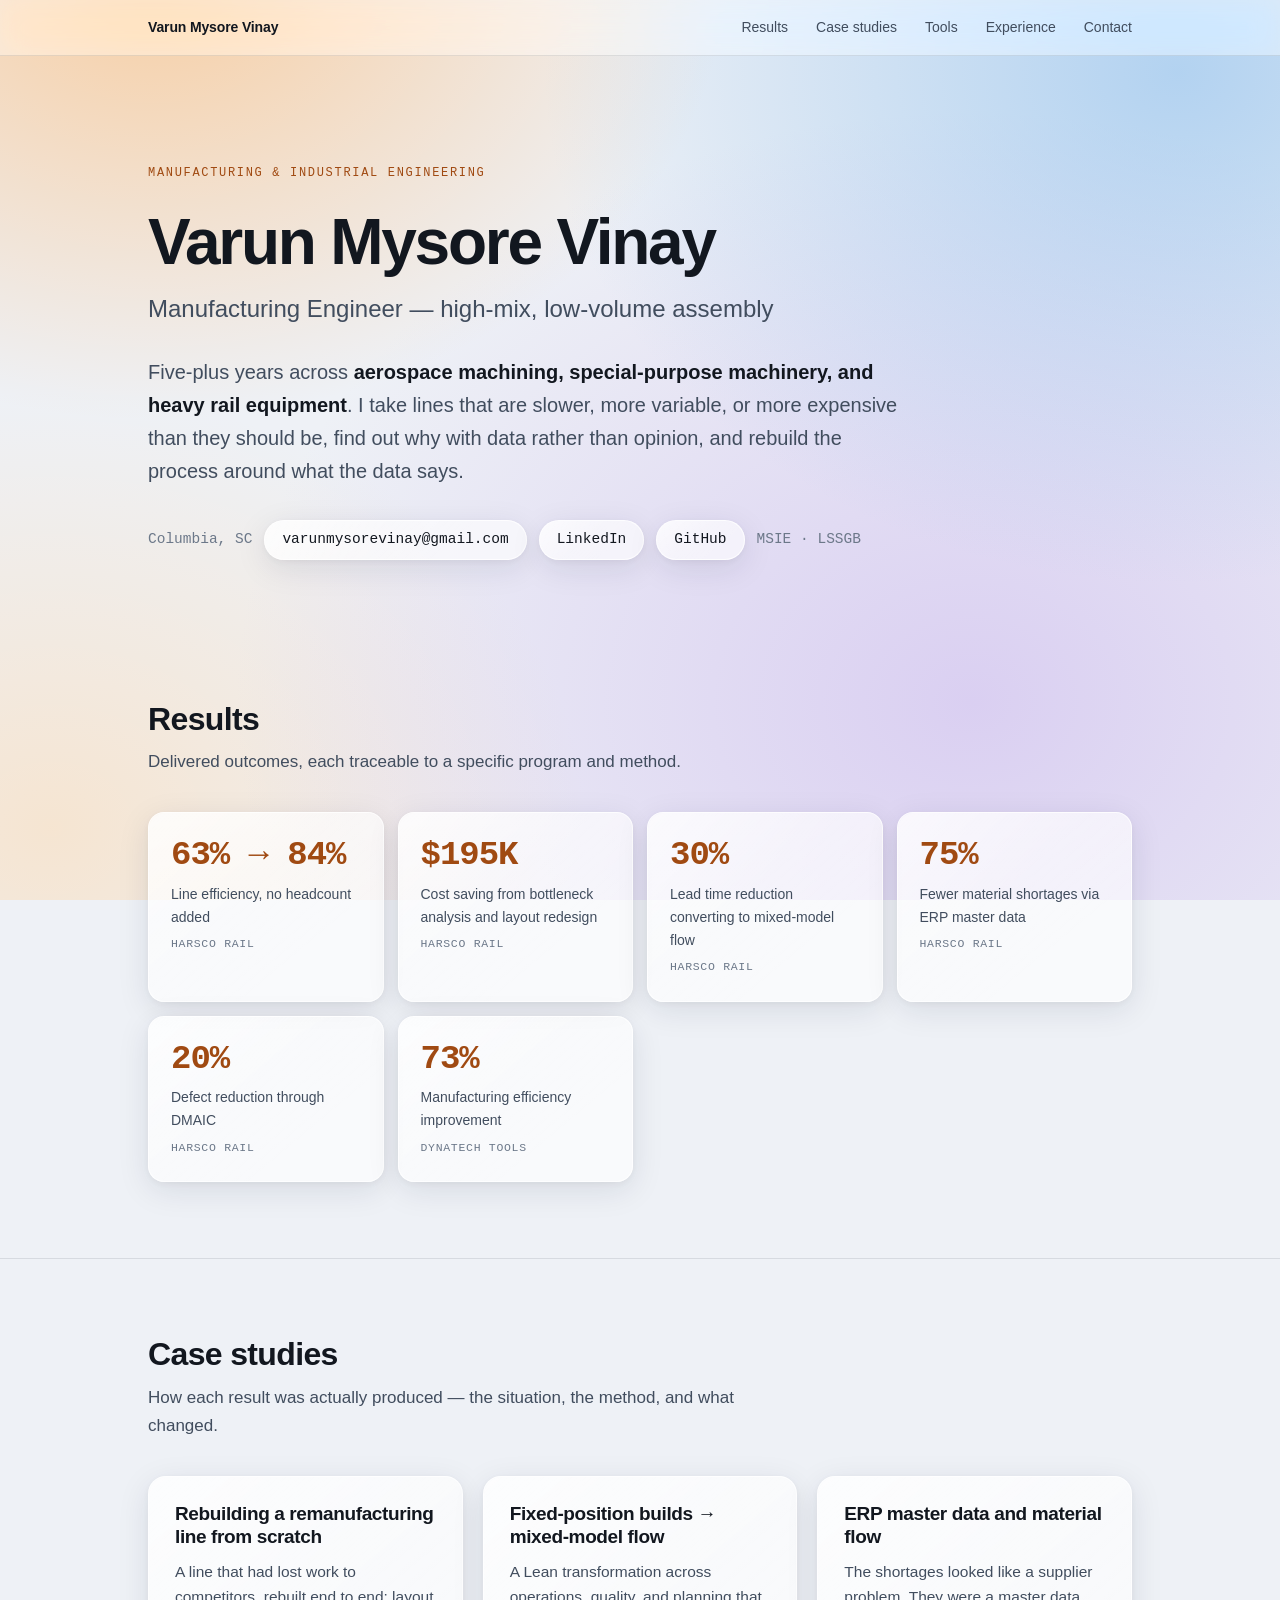
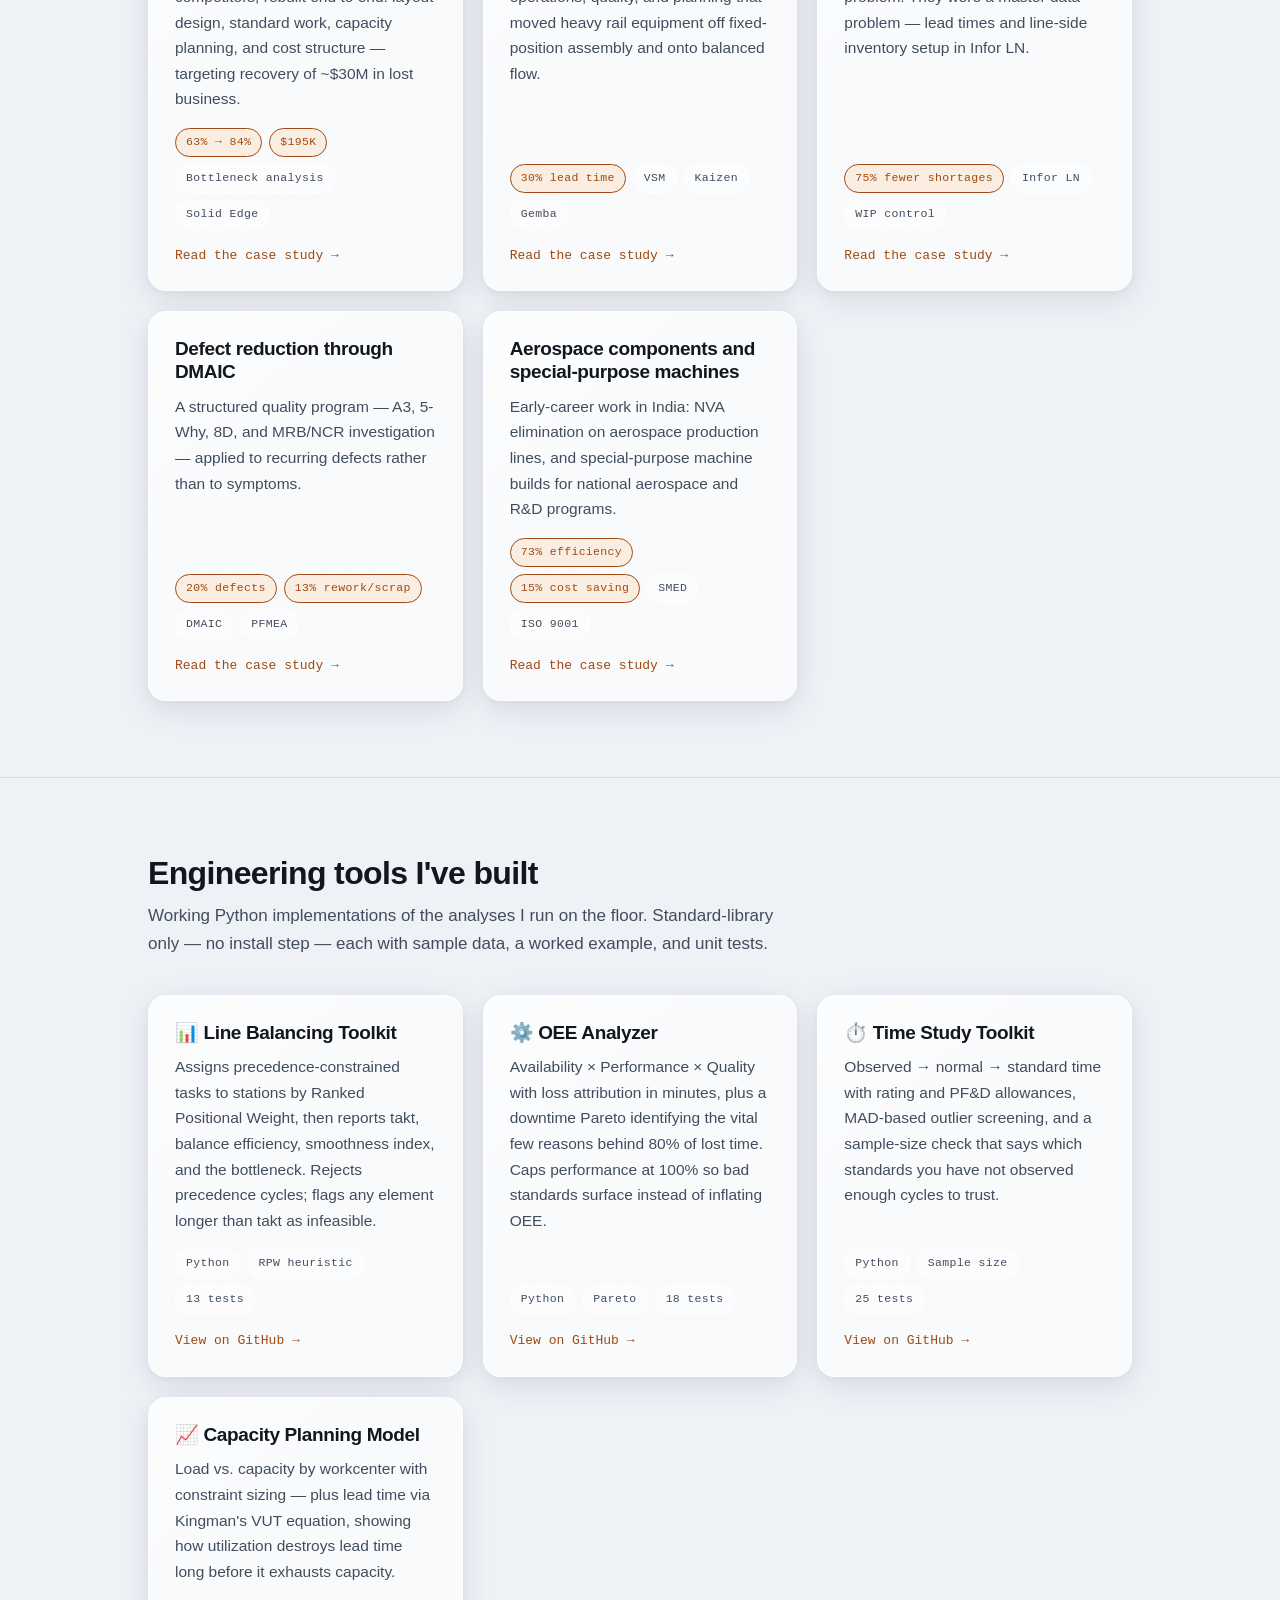
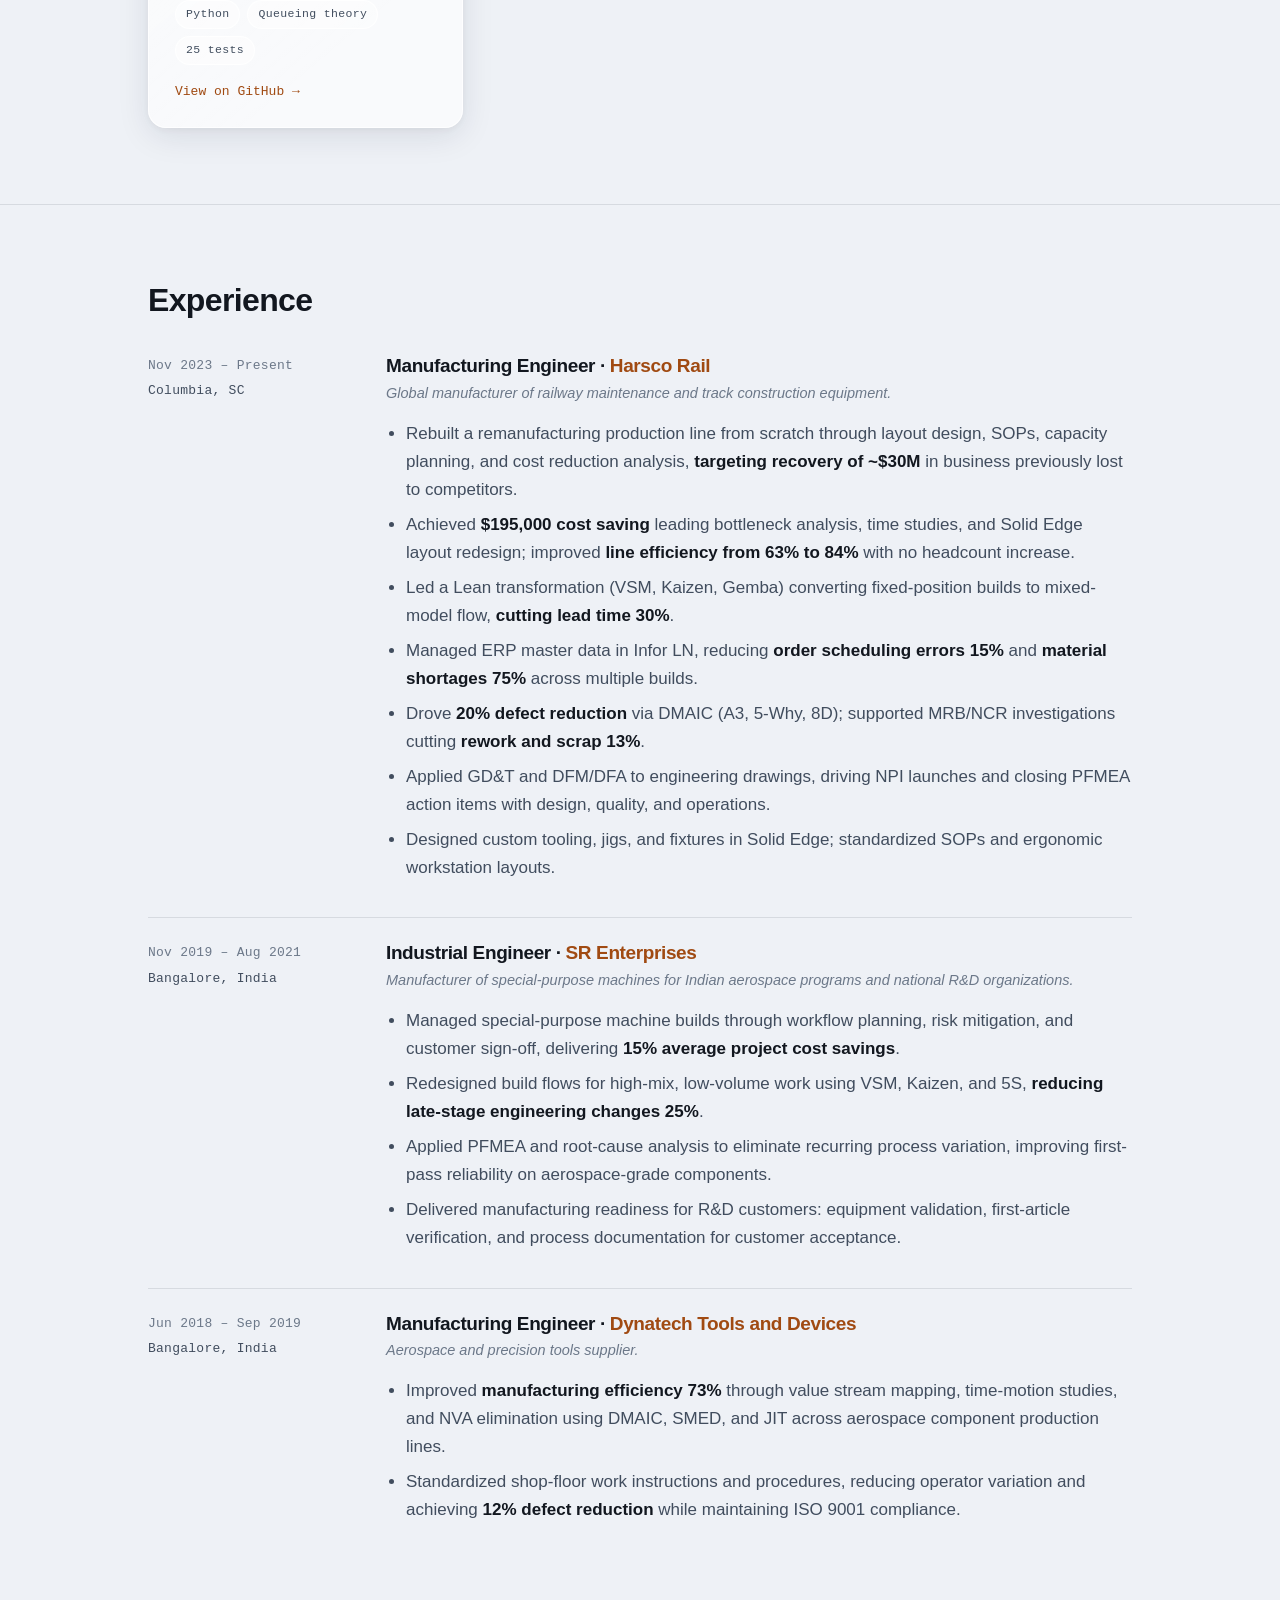
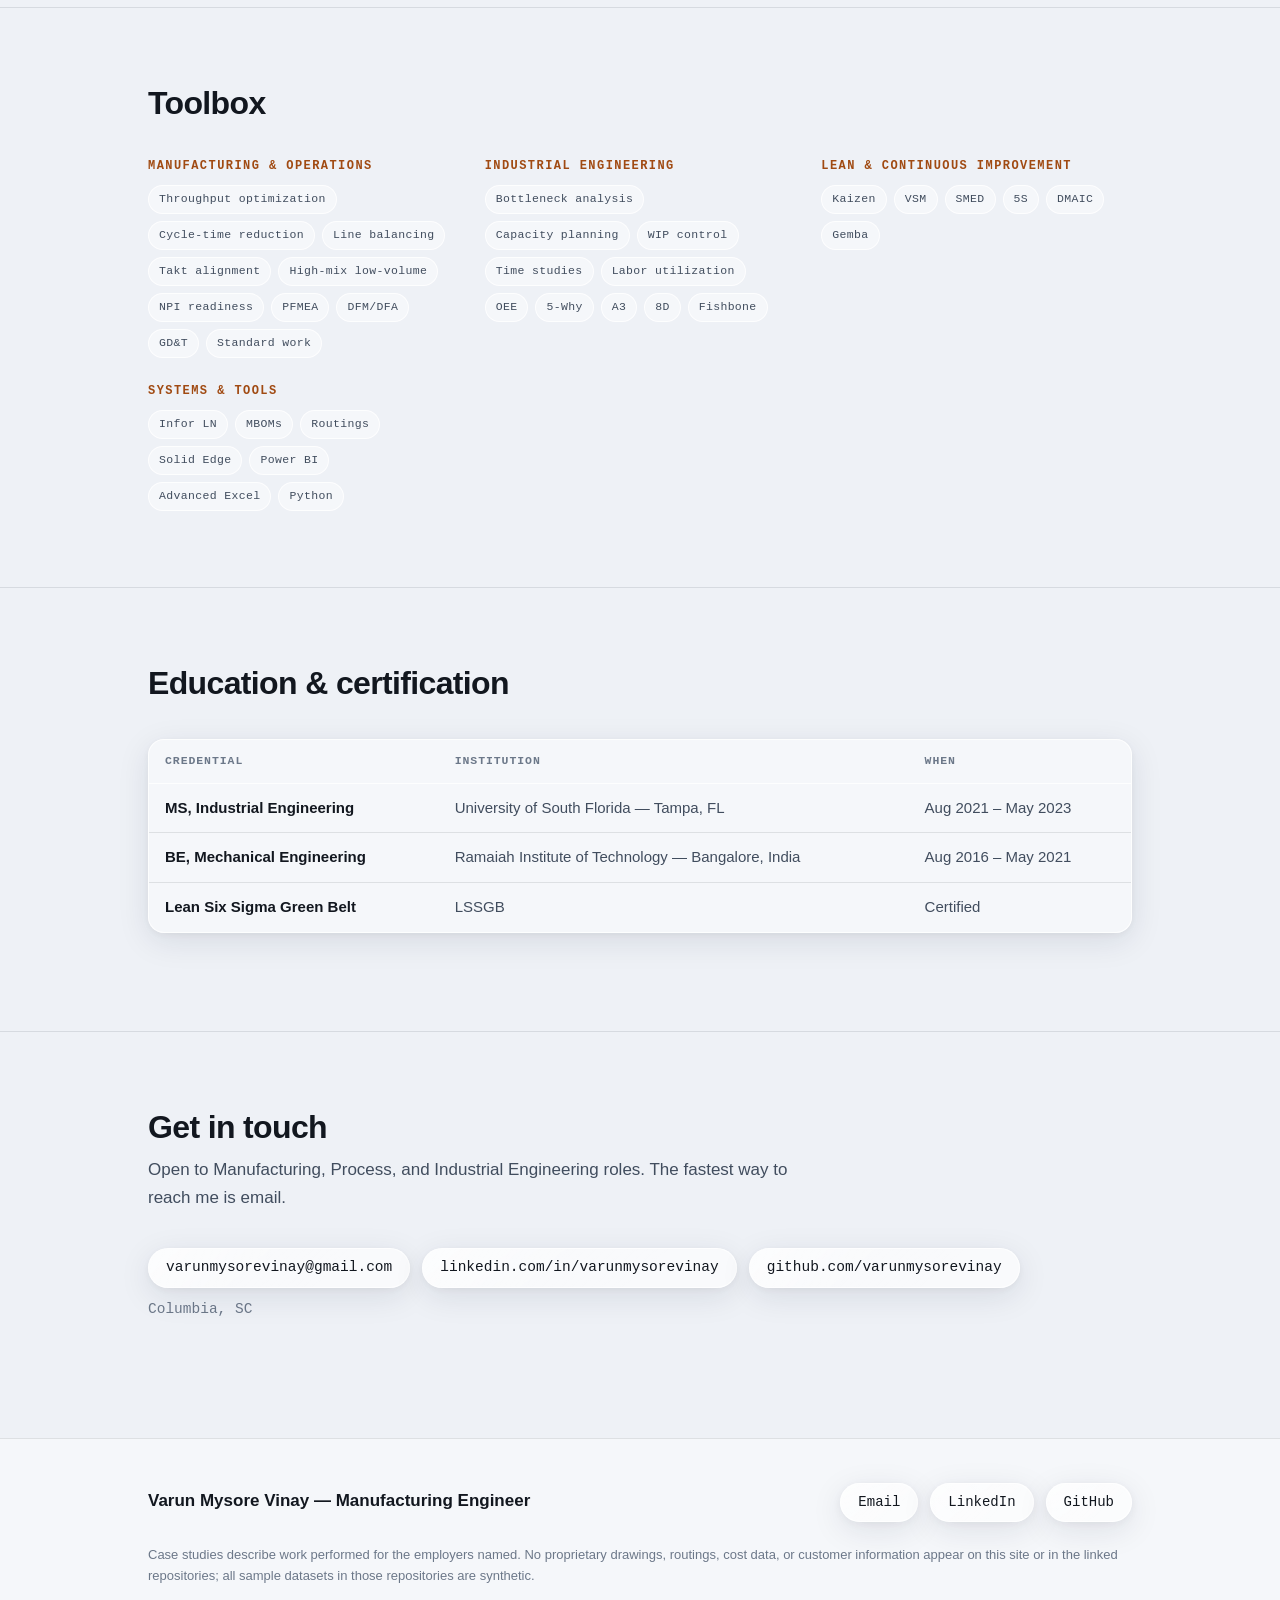
<file: index.html>
<!DOCTYPE html>
<html lang="en">
<head>
<meta charset="utf-8">
<meta name="viewport" content="width=device-width, initial-scale=1">
<title>Varun Mysore Vinay — Manufacturing Engineer</title>
<meta name="description" content="Manufacturing Engineer with 5+ years across aerospace machining, special-purpose machinery, and heavy rail equipment. Throughput, line balancing, defect reduction, and ERP master data in high-mix, low-volume assembly.">
<meta property="og:title" content="Varun Mysore Vinay — Manufacturing Engineer">
<meta property="og:description" content="Throughput, line balancing, defect reduction, and ERP master data in high-mix, low-volume assembly. MSIE, Lean Six Sigma Green Belt.">
<meta property="og:type" content="profile">
<link rel="stylesheet" href="assets/style.css">
<link rel="icon" href="data:image/svg+xml,<svg xmlns='http://www.w3.org/2000/svg' viewBox='0 0 100 100'><text y='.9em' font-size='90'>⚙️</text></svg>">
</head>
<body>

<header class="masthead">
  <div class="wrap">
    <nav class="nav">
      <a class="brand" href="index.html">Varun Mysore Vinay</a>
      <a href="#results">Results</a>
      <a href="#case-studies">Case studies</a>
      <a href="#tools">Tools</a>
      <a href="#experience">Experience</a>
      <a href="#contact">Contact</a>
    </nav>
  </div>
</header>

<main>

<div class="wrap">
  <div class="hero">
    <p class="eyebrow">Manufacturing &amp; Industrial Engineering</p>
    <h1>Varun Mysore Vinay</h1>
    <p class="role">Manufacturing Engineer — high-mix, low-volume assembly</p>
    <p class="lede">
      Five-plus years across <strong>aerospace machining, special-purpose machinery, and heavy rail
      equipment</strong>. I take lines that are slower, more variable, or more expensive than they
      should be, find out why with data rather than opinion, and rebuild the process around what
      the data says.
    </p>
    <div class="meta">
      <span>Columbia, SC</span>
      <a href="mailto:varunmysorevinay@gmail.com">varunmysorevinay@gmail.com</a>
      <a href="https://www.linkedin.com/in/varunmysorevinay">LinkedIn</a>
      <a href="https://github.com/varunmysorevinay">GitHub</a>
      <span>MSIE · LSSGB</span>
    </div>
  </div>
</div>

<section id="results">
  <div class="wrap">
    <div class="section-head">
      <h2>Results</h2>
      <p>Delivered outcomes, each traceable to a specific program and method.</p>
    </div>
    <div class="metrics">
      <div class="metric">
        <span class="value">63% → 84%</span>
        <span class="label">Line efficiency, no headcount added</span>
        <span class="where">Harsco Rail</span>
      </div>
      <div class="metric">
        <span class="value">$195K</span>
        <span class="label">Cost saving from bottleneck analysis and layout redesign</span>
        <span class="where">Harsco Rail</span>
      </div>
      <div class="metric">
        <span class="value">30%</span>
        <span class="label">Lead time reduction converting to mixed-model flow</span>
        <span class="where">Harsco Rail</span>
      </div>
      <div class="metric">
        <span class="value">75%</span>
        <span class="label">Fewer material shortages via ERP master data</span>
        <span class="where">Harsco Rail</span>
      </div>
      <div class="metric">
        <span class="value">20%</span>
        <span class="label">Defect reduction through DMAIC</span>
        <span class="where">Harsco Rail</span>
      </div>
      <div class="metric">
        <span class="value">73%</span>
        <span class="label">Manufacturing efficiency improvement</span>
        <span class="where">Dynatech Tools</span>
      </div>
    </div>
  </div>
</section>

<section id="case-studies">
  <div class="wrap">
    <div class="section-head">
      <h2>Case studies</h2>
      <p>How each result was actually produced — the situation, the method, and what changed.</p>
    </div>
    <div class="cards">

      <a class="card" href="case-studies/line-rebuild.html">
        <h3>Rebuilding a remanufacturing line from scratch</h3>
        <p>
          A line that had lost work to competitors, rebuilt end to end: layout design, standard work,
          capacity planning, and cost structure — targeting recovery of ~$30M in lost business.
        </p>
        <div class="tag-row">
          <span class="tag hot">63% → 84%</span>
          <span class="tag hot">$195K</span>
          <span class="tag">Bottleneck analysis</span>
          <span class="tag">Solid Edge</span>
        </div>
        <span class="more">Read the case study →</span>
      </a>

      <a class="card" href="case-studies/mixed-model-flow.html">
        <h3>Fixed-position builds → mixed-model flow</h3>
        <p>
          A Lean transformation across operations, quality, and planning that moved heavy rail
          equipment off fixed-position assembly and onto balanced flow.
        </p>
        <div class="tag-row">
          <span class="tag hot">30% lead time</span>
          <span class="tag">VSM</span>
          <span class="tag">Kaizen</span>
          <span class="tag">Gemba</span>
        </div>
        <span class="more">Read the case study →</span>
      </a>

      <a class="card" href="case-studies/erp-material-flow.html">
        <h3>ERP master data and material flow</h3>
        <p>
          The shortages looked like a supplier problem. They were a master data problem — lead times
          and line-side inventory setup in Infor LN.
        </p>
        <div class="tag-row">
          <span class="tag hot">75% fewer shortages</span>
          <span class="tag">Infor LN</span>
          <span class="tag">WIP control</span>
        </div>
        <span class="more">Read the case study →</span>
      </a>

      <a class="card" href="case-studies/defect-reduction.html">
        <h3>Defect reduction through DMAIC</h3>
        <p>
          A structured quality program — A3, 5-Why, 8D, and MRB/NCR investigation — applied to
          recurring defects rather than to symptoms.
        </p>
        <div class="tag-row">
          <span class="tag hot">20% defects</span>
          <span class="tag hot">13% rework/scrap</span>
          <span class="tag">DMAIC</span>
          <span class="tag">PFMEA</span>
        </div>
        <span class="more">Read the case study →</span>
      </a>

      <a class="card" href="case-studies/aerospace-and-spm.html">
        <h3>Aerospace components and special-purpose machines</h3>
        <p>
          Early-career work in India: NVA elimination on aerospace production lines, and
          special-purpose machine builds for national aerospace and R&amp;D programs.
        </p>
        <div class="tag-row">
          <span class="tag hot">73% efficiency</span>
          <span class="tag hot">15% cost saving</span>
          <span class="tag">SMED</span>
          <span class="tag">ISO 9001</span>
        </div>
        <span class="more">Read the case study →</span>
      </a>

    </div>
  </div>
</section>

<section id="tools">
  <div class="wrap">
    <div class="section-head">
      <h2>Engineering tools I've built</h2>
      <p>
        Working Python implementations of the analyses I run on the floor. Standard-library only —
        no install step — each with sample data, a worked example, and unit tests.
      </p>
    </div>
    <div class="cards">

      <a class="card" href="https://github.com/varunmysorevinay/line-balancing-toolkit">
        <h3>📊 Line Balancing Toolkit</h3>
        <p>
          Assigns precedence-constrained tasks to stations by Ranked Positional Weight, then reports
          takt, balance efficiency, smoothness index, and the bottleneck. Rejects precedence cycles;
          flags any element longer than takt as infeasible.
        </p>
        <div class="tag-row">
          <span class="tag">Python</span>
          <span class="tag">RPW heuristic</span>
          <span class="tag">13 tests</span>
        </div>
        <span class="more">View on GitHub →</span>
      </a>

      <a class="card" href="https://github.com/varunmysorevinay/oee-analyzer">
        <h3>⚙️ OEE Analyzer</h3>
        <p>
          Availability × Performance × Quality with loss attribution in minutes, plus a downtime
          Pareto identifying the vital few reasons behind 80% of lost time. Caps performance at 100%
          so bad standards surface instead of inflating OEE.
        </p>
        <div class="tag-row">
          <span class="tag">Python</span>
          <span class="tag">Pareto</span>
          <span class="tag">18 tests</span>
        </div>
        <span class="more">View on GitHub →</span>
      </a>

      <a class="card" href="https://github.com/varunmysorevinay/time-study-toolkit">
        <h3>⏱️ Time Study Toolkit</h3>
        <p>
          Observed → normal → standard time with rating and PF&amp;D allowances, MAD-based outlier
          screening, and a sample-size check that says which standards you have not observed enough
          cycles to trust.
        </p>
        <div class="tag-row">
          <span class="tag">Python</span>
          <span class="tag">Sample size</span>
          <span class="tag">25 tests</span>
        </div>
        <span class="more">View on GitHub →</span>
      </a>

      <a class="card" href="https://github.com/varunmysorevinay/capacity-planning-model">
        <h3>📈 Capacity Planning Model</h3>
        <p>
          Load vs. capacity by workcenter with constraint sizing — plus lead time via Kingman's VUT
          equation, showing how utilization destroys lead time long before it exhausts capacity.
        </p>
        <div class="tag-row">
          <span class="tag">Python</span>
          <span class="tag">Queueing theory</span>
          <span class="tag">25 tests</span>
        </div>
        <span class="more">View on GitHub →</span>
      </a>

    </div>
  </div>
</section>

<section id="experience">
  <div class="wrap">
    <div class="section-head">
      <h2>Experience</h2>
    </div>
    <div class="role-list">

      <div class="role-item">
        <div class="role-when">
          Nov 2023 – Present
          <span class="place">Columbia, SC</span>
        </div>
        <div class="role-body">
          <h3>Manufacturing Engineer · <span class="org">Harsco Rail</span></h3>
          <p class="what">Global manufacturer of railway maintenance and track construction equipment.</p>
          <ul>
            <li>Rebuilt a remanufacturing production line from scratch through layout design, SOPs, capacity planning, and cost reduction analysis, <strong>targeting recovery of ~$30M</strong> in business previously lost to competitors.</li>
            <li>Achieved <strong>$195,000 cost saving</strong> leading bottleneck analysis, time studies, and Solid Edge layout redesign; improved <strong>line efficiency from 63% to 84%</strong> with no headcount increase.</li>
            <li>Led a Lean transformation (VSM, Kaizen, Gemba) converting fixed-position builds to mixed-model flow, <strong>cutting lead time 30%</strong>.</li>
            <li>Managed ERP master data in Infor LN, reducing <strong>order scheduling errors 15%</strong> and <strong>material shortages 75%</strong> across multiple builds.</li>
            <li>Drove <strong>20% defect reduction</strong> via DMAIC (A3, 5-Why, 8D); supported MRB/NCR investigations cutting <strong>rework and scrap 13%</strong>.</li>
            <li>Applied GD&amp;T and DFM/DFA to engineering drawings, driving NPI launches and closing PFMEA action items with design, quality, and operations.</li>
            <li>Designed custom tooling, jigs, and fixtures in Solid Edge; standardized SOPs and ergonomic workstation layouts.</li>
          </ul>
        </div>
      </div>

      <div class="role-item">
        <div class="role-when">
          Nov 2019 – Aug 2021
          <span class="place">Bangalore, India</span>
        </div>
        <div class="role-body">
          <h3>Industrial Engineer · <span class="org">SR Enterprises</span></h3>
          <p class="what">Manufacturer of special-purpose machines for Indian aerospace programs and national R&amp;D organizations.</p>
          <ul>
            <li>Managed special-purpose machine builds through workflow planning, risk mitigation, and customer sign-off, delivering <strong>15% average project cost savings</strong>.</li>
            <li>Redesigned build flows for high-mix, low-volume work using VSM, Kaizen, and 5S, <strong>reducing late-stage engineering changes 25%</strong>.</li>
            <li>Applied PFMEA and root-cause analysis to eliminate recurring process variation, improving first-pass reliability on aerospace-grade components.</li>
            <li>Delivered manufacturing readiness for R&amp;D customers: equipment validation, first-article verification, and process documentation for customer acceptance.</li>
          </ul>
        </div>
      </div>

      <div class="role-item">
        <div class="role-when">
          Jun 2018 – Sep 2019
          <span class="place">Bangalore, India</span>
        </div>
        <div class="role-body">
          <h3>Manufacturing Engineer · <span class="org">Dynatech Tools and Devices</span></h3>
          <p class="what">Aerospace and precision tools supplier.</p>
          <ul>
            <li>Improved <strong>manufacturing efficiency 73%</strong> through value stream mapping, time-motion studies, and NVA elimination using DMAIC, SMED, and JIT across aerospace component production lines.</li>
            <li>Standardized shop-floor work instructions and procedures, reducing operator variation and achieving <strong>12% defect reduction</strong> while maintaining ISO 9001 compliance.</li>
          </ul>
        </div>
      </div>

    </div>
  </div>
</section>

<section id="skills">
  <div class="wrap">
    <div class="section-head">
      <h2>Toolbox</h2>
    </div>
    <div class="skill-grid">

      <div class="skill-group">
        <h3>Manufacturing &amp; Operations</h3>
        <div class="tag-row">
          <span class="tag">Throughput optimization</span>
          <span class="tag">Cycle-time reduction</span>
          <span class="tag">Line balancing</span>
          <span class="tag">Takt alignment</span>
          <span class="tag">High-mix low-volume</span>
          <span class="tag">NPI readiness</span>
          <span class="tag">PFMEA</span>
          <span class="tag">DFM/DFA</span>
          <span class="tag">GD&amp;T</span>
          <span class="tag">Standard work</span>
        </div>
      </div>

      <div class="skill-group">
        <h3>Industrial Engineering</h3>
        <div class="tag-row">
          <span class="tag">Bottleneck analysis</span>
          <span class="tag">Capacity planning</span>
          <span class="tag">WIP control</span>
          <span class="tag">Time studies</span>
          <span class="tag">Labor utilization</span>
          <span class="tag">OEE</span>
          <span class="tag">5-Why</span>
          <span class="tag">A3</span>
          <span class="tag">8D</span>
          <span class="tag">Fishbone</span>
        </div>
      </div>

      <div class="skill-group">
        <h3>Lean &amp; Continuous Improvement</h3>
        <div class="tag-row">
          <span class="tag">Kaizen</span>
          <span class="tag">VSM</span>
          <span class="tag">SMED</span>
          <span class="tag">5S</span>
          <span class="tag">DMAIC</span>
          <span class="tag">Gemba</span>
        </div>
      </div>

      <div class="skill-group">
        <h3>Systems &amp; Tools</h3>
        <div class="tag-row">
          <span class="tag">Infor LN</span>
          <span class="tag">MBOMs</span>
          <span class="tag">Routings</span>
          <span class="tag">Solid Edge</span>
          <span class="tag">Power BI</span>
          <span class="tag">Advanced Excel</span>
          <span class="tag">Python</span>
        </div>
      </div>

    </div>
  </div>
</section>

<section id="education">
  <div class="wrap">
    <div class="section-head">
      <h2>Education &amp; certification</h2>
    </div>
    <div class="table-scroll">
      <table>
        <thead>
          <tr><th>Credential</th><th>Institution</th><th>When</th></tr>
        </thead>
        <tbody>
          <tr>
            <td><strong>MS, Industrial Engineering</strong></td>
            <td>University of South Florida — Tampa, FL</td>
            <td>Aug 2021 – May 2023</td>
          </tr>
          <tr>
            <td><strong>BE, Mechanical Engineering</strong></td>
            <td>Ramaiah Institute of Technology — Bangalore, India</td>
            <td>Aug 2016 – May 2021</td>
          </tr>
          <tr>
            <td><strong>Lean Six Sigma Green Belt</strong></td>
            <td>LSSGB</td>
            <td>Certified</td>
          </tr>
        </tbody>
      </table>
    </div>
  </div>
</section>

<section id="contact">
  <div class="wrap">
    <div class="section-head">
      <h2>Get in touch</h2>
      <p>
        Open to Manufacturing, Process, and Industrial Engineering roles. The fastest way to reach
        me is email.
      </p>
    </div>
    <div class="meta">
      <a href="mailto:varunmysorevinay@gmail.com">varunmysorevinay@gmail.com</a>
      <a href="https://www.linkedin.com/in/varunmysorevinay">linkedin.com/in/varunmysorevinay</a>
      <a href="https://github.com/varunmysorevinay">github.com/varunmysorevinay</a>
      <span>Columbia, SC</span>
    </div>
  </div>
</section>

</main>

<footer>
  <div class="wrap">
    <div class="foot-inner">
      <span class="name">Varun Mysore Vinay — Manufacturing Engineer</span>
      <div class="foot-links">
        <a href="mailto:varunmysorevinay@gmail.com">Email</a>
        <a href="https://www.linkedin.com/in/varunmysorevinay">LinkedIn</a>
        <a href="https://github.com/varunmysorevinay">GitHub</a>
      </div>
    </div>
    <p class="fineprint">
      Case studies describe work performed for the employers named. No proprietary drawings,
      routings, cost data, or customer information appear on this site or in the linked
      repositories; all sample datasets in those repositories are synthetic.
    </p>
  </div>
</footer>

</body>
</html>
</file>
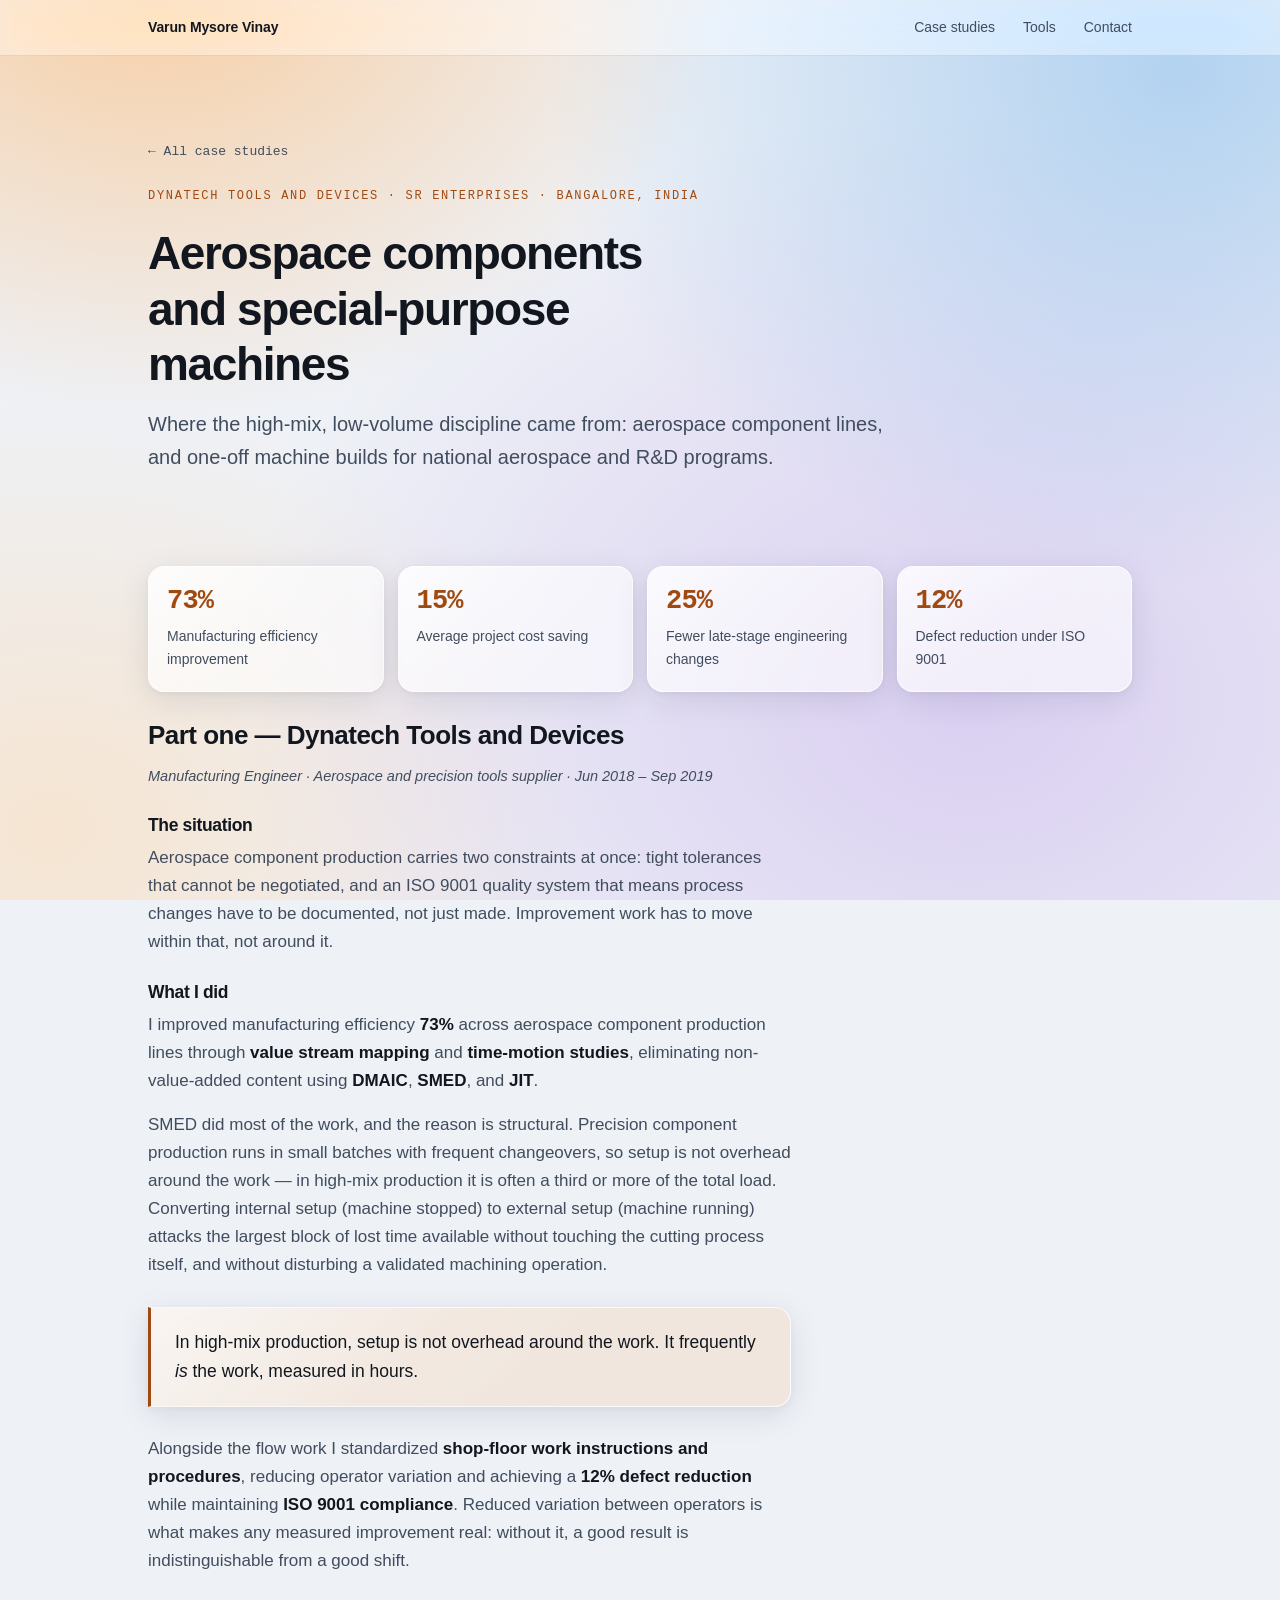
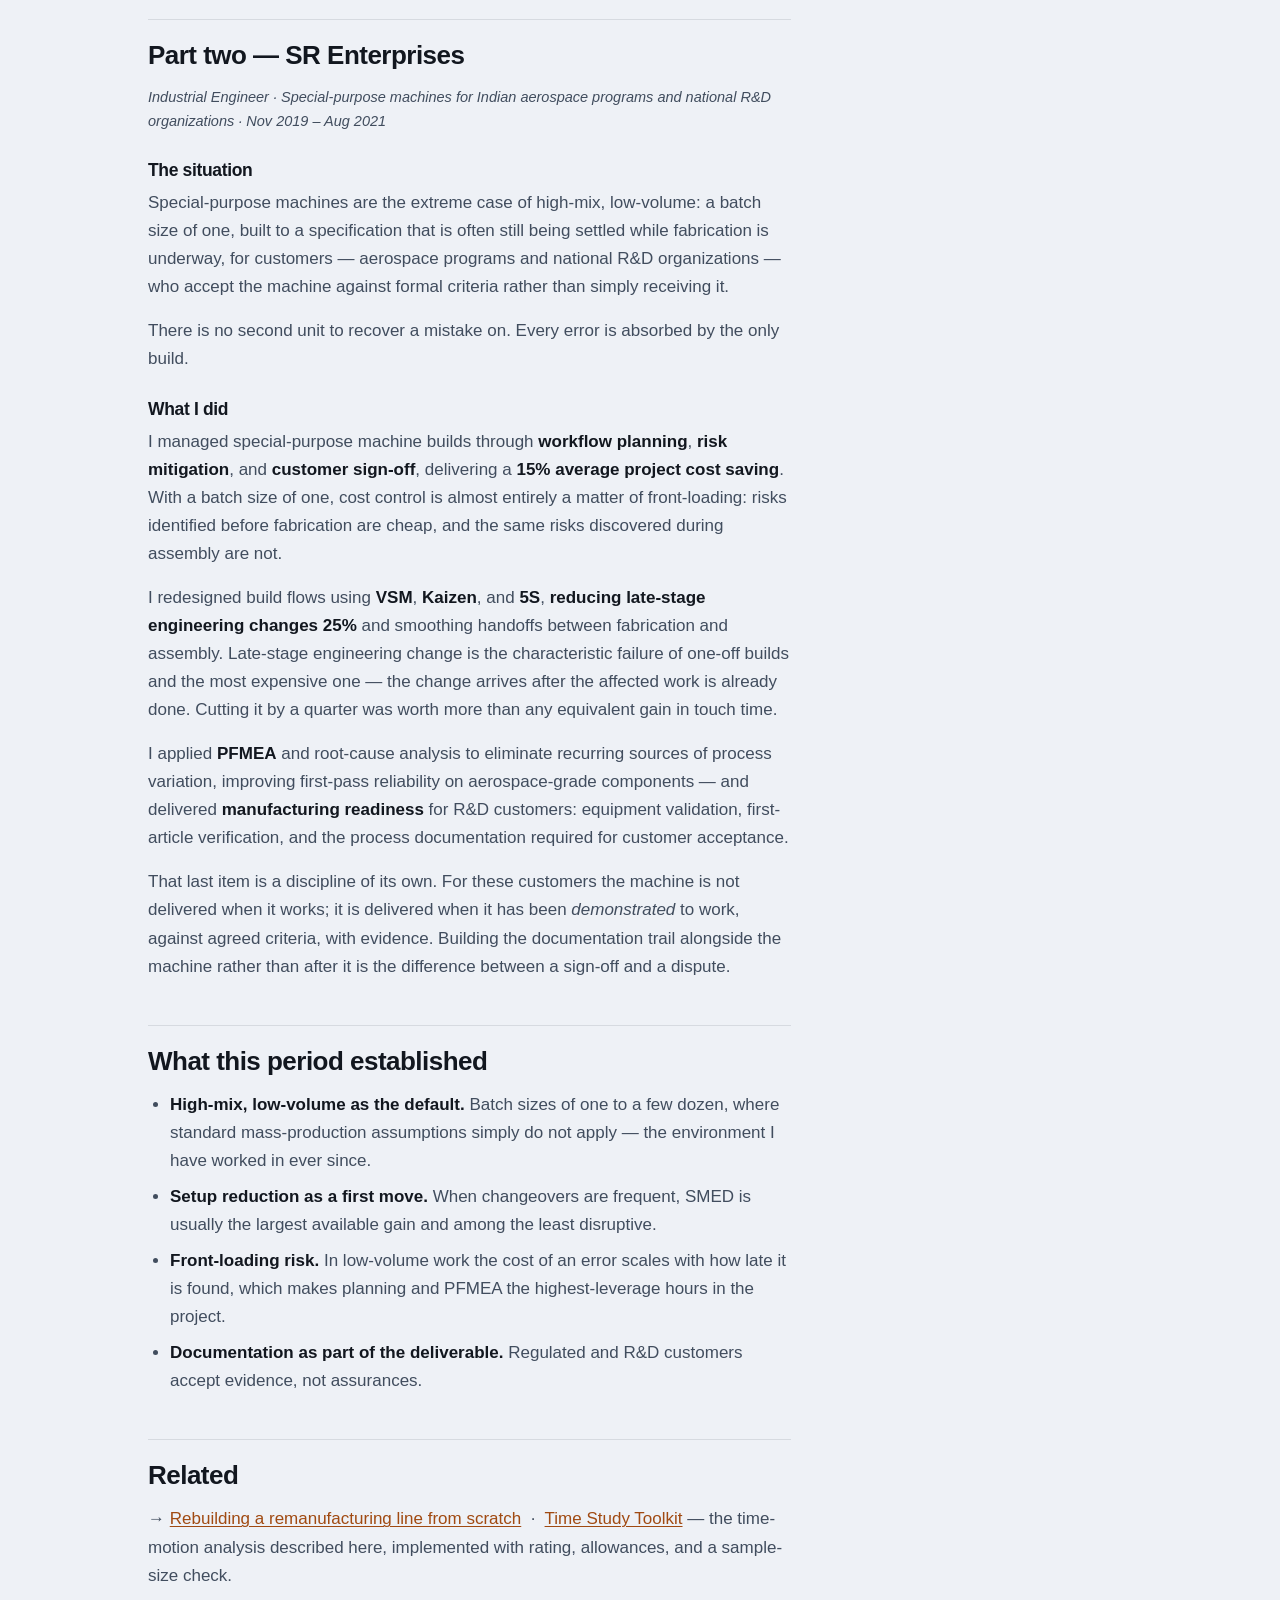
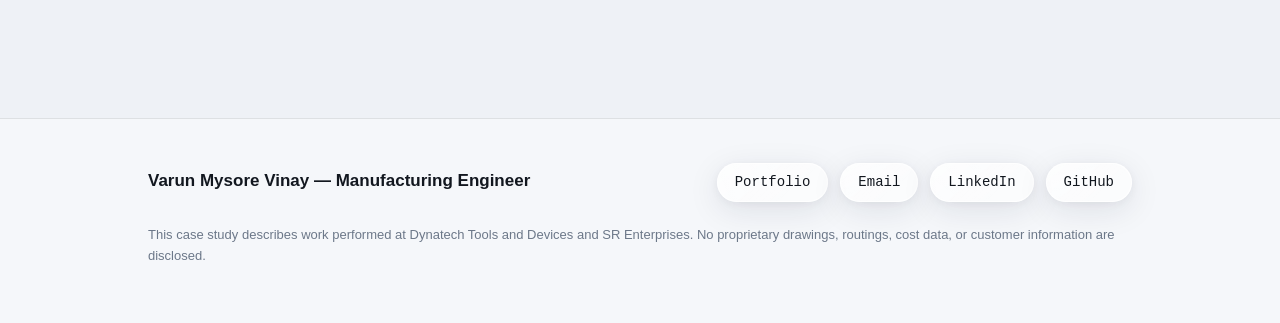
<file: case-studies/aerospace-and-spm.html>
<!DOCTYPE html>
<html lang="en">
<head>
<meta charset="utf-8">
<meta name="viewport" content="width=device-width, initial-scale=1">
<title>Aerospace components and special-purpose machines — Varun Mysore Vinay</title>
<meta name="description" content="Case study: early-career work in Bangalore — 73% manufacturing efficiency improvement on aerospace component lines at Dynatech, and special-purpose machine builds for aerospace and R&D programs at SR Enterprises.">
<link rel="stylesheet" href="../assets/style.css">
<link rel="icon" href="data:image/svg+xml,<svg xmlns='http://www.w3.org/2000/svg' viewBox='0 0 100 100'><text y='.9em' font-size='90'>⚙️</text></svg>">
</head>
<body>

<header class="masthead">
  <div class="wrap">
    <nav class="nav">
      <a class="brand" href="../index.html">Varun Mysore Vinay</a>
      <a href="../index.html#case-studies">Case studies</a>
      <a href="../index.html#tools">Tools</a>
      <a href="../index.html#contact">Contact</a>
    </nav>
  </div>
</header>

<main class="wrap">

  <div class="case-hero">
    <a class="backlink" href="../index.html#case-studies">← All case studies</a>
    <p class="eyebrow">Dynatech Tools and Devices · SR Enterprises · Bangalore, India</p>
    <h1>Aerospace components and special-purpose machines</h1>
    <p class="sub">
      Where the high-mix, low-volume discipline came from: aerospace component lines, and one-off
      machine builds for national aerospace and R&amp;D programs.
    </p>
  </div>

  <div class="result-strip">
    <div class="metric">
      <span class="value">73%</span>
      <span class="label">Manufacturing efficiency improvement</span>
    </div>
    <div class="metric">
      <span class="value">15%</span>
      <span class="label">Average project cost saving</span>
    </div>
    <div class="metric">
      <span class="value">25%</span>
      <span class="label">Fewer late-stage engineering changes</span>
    </div>
    <div class="metric">
      <span class="value">12%</span>
      <span class="label">Defect reduction under ISO 9001</span>
    </div>
  </div>

  <div class="case-body">

    <h2>Part one — Dynatech Tools and Devices</h2>
    <p class="case-meta">
      Manufacturing Engineer · Aerospace and precision tools supplier · Jun 2018 – Sep 2019
    </p>

    <h3>The situation</h3>
    <p>
      Aerospace component production carries two constraints at once: tight tolerances that cannot
      be negotiated, and an ISO 9001 quality system that means process changes have to be
      documented, not just made. Improvement work has to move within that, not around it.
    </p>

    <h3>What I did</h3>
    <p>
      I improved manufacturing efficiency <strong>73%</strong> across aerospace component
      production lines through <strong>value stream mapping</strong> and <strong>time-motion
      studies</strong>, eliminating non-value-added content using <strong>DMAIC</strong>,
      <strong>SMED</strong>, and <strong>JIT</strong>.
    </p>
    <p>
      SMED did most of the work, and the reason is structural. Precision component production runs
      in small batches with frequent changeovers, so setup is not overhead around the work — in
      high-mix production it is often a third or more of the total load. Converting internal setup
      (machine stopped) to external setup (machine running) attacks the largest block of lost time
      available without touching the cutting process itself, and without disturbing a validated
      machining operation.
    </p>

    <div class="pull">
      <p>
        In high-mix production, setup is not overhead around the work. It frequently <em>is</em>
        the work, measured in hours.
      </p>
    </div>

    <p>
      Alongside the flow work I standardized <strong>shop-floor work instructions and
      procedures</strong>, reducing operator variation and achieving a <strong>12% defect
      reduction</strong> while maintaining <strong>ISO 9001 compliance</strong>. Reduced variation
      between operators is what makes any measured improvement real: without it, a good result is
      indistinguishable from a good shift.
    </p>

    <h2>Part two — SR Enterprises</h2>
    <p class="case-meta">
      Industrial Engineer · Special-purpose machines for Indian aerospace programs and national
      R&amp;D organizations · Nov 2019 – Aug 2021
    </p>

    <h3>The situation</h3>
    <p>
      Special-purpose machines are the extreme case of high-mix, low-volume: a batch size of one,
      built to a specification that is often still being settled while fabrication is underway, for
      customers — aerospace programs and national R&amp;D organizations — who accept the machine
      against formal criteria rather than simply receiving it.
    </p>
    <p>
      There is no second unit to recover a mistake on. Every error is absorbed by the only build.
    </p>

    <h3>What I did</h3>
    <p>
      I managed special-purpose machine builds through <strong>workflow planning</strong>,
      <strong>risk mitigation</strong>, and <strong>customer sign-off</strong>, delivering a
      <strong>15% average project cost saving</strong>. With a batch size of one, cost control is
      almost entirely a matter of front-loading: risks identified before fabrication are cheap, and
      the same risks discovered during assembly are not.
    </p>
    <p>
      I redesigned build flows using <strong>VSM</strong>, <strong>Kaizen</strong>, and
      <strong>5S</strong>, <strong>reducing late-stage engineering changes 25%</strong> and
      smoothing handoffs between fabrication and assembly. Late-stage engineering change is the
      characteristic failure of one-off builds and the most expensive one — the change arrives
      after the affected work is already done. Cutting it by a quarter was worth more than any
      equivalent gain in touch time.
    </p>
    <p>
      I applied <strong>PFMEA</strong> and root-cause analysis to eliminate recurring sources of
      process variation, improving first-pass reliability on aerospace-grade components — and
      delivered <strong>manufacturing readiness</strong> for R&amp;D customers: equipment
      validation, first-article verification, and the process documentation required for customer
      acceptance.
    </p>
    <p>
      That last item is a discipline of its own. For these customers the machine is not delivered
      when it works; it is delivered when it has been <em>demonstrated</em> to work, against agreed
      criteria, with evidence. Building the documentation trail alongside the machine rather than
      after it is the difference between a sign-off and a dispute.
    </p>

    <h2>What this period established</h2>
    <ul>
      <li><strong>High-mix, low-volume as the default.</strong> Batch sizes of one to a few dozen, where standard mass-production assumptions simply do not apply — the environment I have worked in ever since.</li>
      <li><strong>Setup reduction as a first move.</strong> When changeovers are frequent, SMED is usually the largest available gain and among the least disruptive.</li>
      <li><strong>Front-loading risk.</strong> In low-volume work the cost of an error scales with how late it is found, which makes planning and PFMEA the highest-leverage hours in the project.</li>
      <li><strong>Documentation as part of the deliverable.</strong> Regulated and R&amp;D customers accept evidence, not assurances.</li>
    </ul>

    <h2>Related</h2>
    <p>
      → <a href="line-rebuild.html">Rebuilding a remanufacturing line from scratch</a>
      &nbsp;·&nbsp;
      <a href="https://github.com/varunmysorevinay/time-study-toolkit">Time Study Toolkit</a>
      — the time-motion analysis described here, implemented with rating, allowances, and a
      sample-size check.
    </p>

  </div>

</main>

<footer>
  <div class="wrap">
    <div class="foot-inner">
      <span class="name">Varun Mysore Vinay — Manufacturing Engineer</span>
      <div class="foot-links">
        <a href="../index.html">Portfolio</a>
        <a href="mailto:varunmysorevinay@gmail.com">Email</a>
        <a href="https://www.linkedin.com/in/varunmysorevinay">LinkedIn</a>
        <a href="https://github.com/varunmysorevinay">GitHub</a>
      </div>
    </div>
    <p class="fineprint">
      This case study describes work performed at Dynatech Tools and Devices and SR Enterprises. No
      proprietary drawings, routings, cost data, or customer information are disclosed.
    </p>
  </div>
</footer>

</body>
</html>
</file>
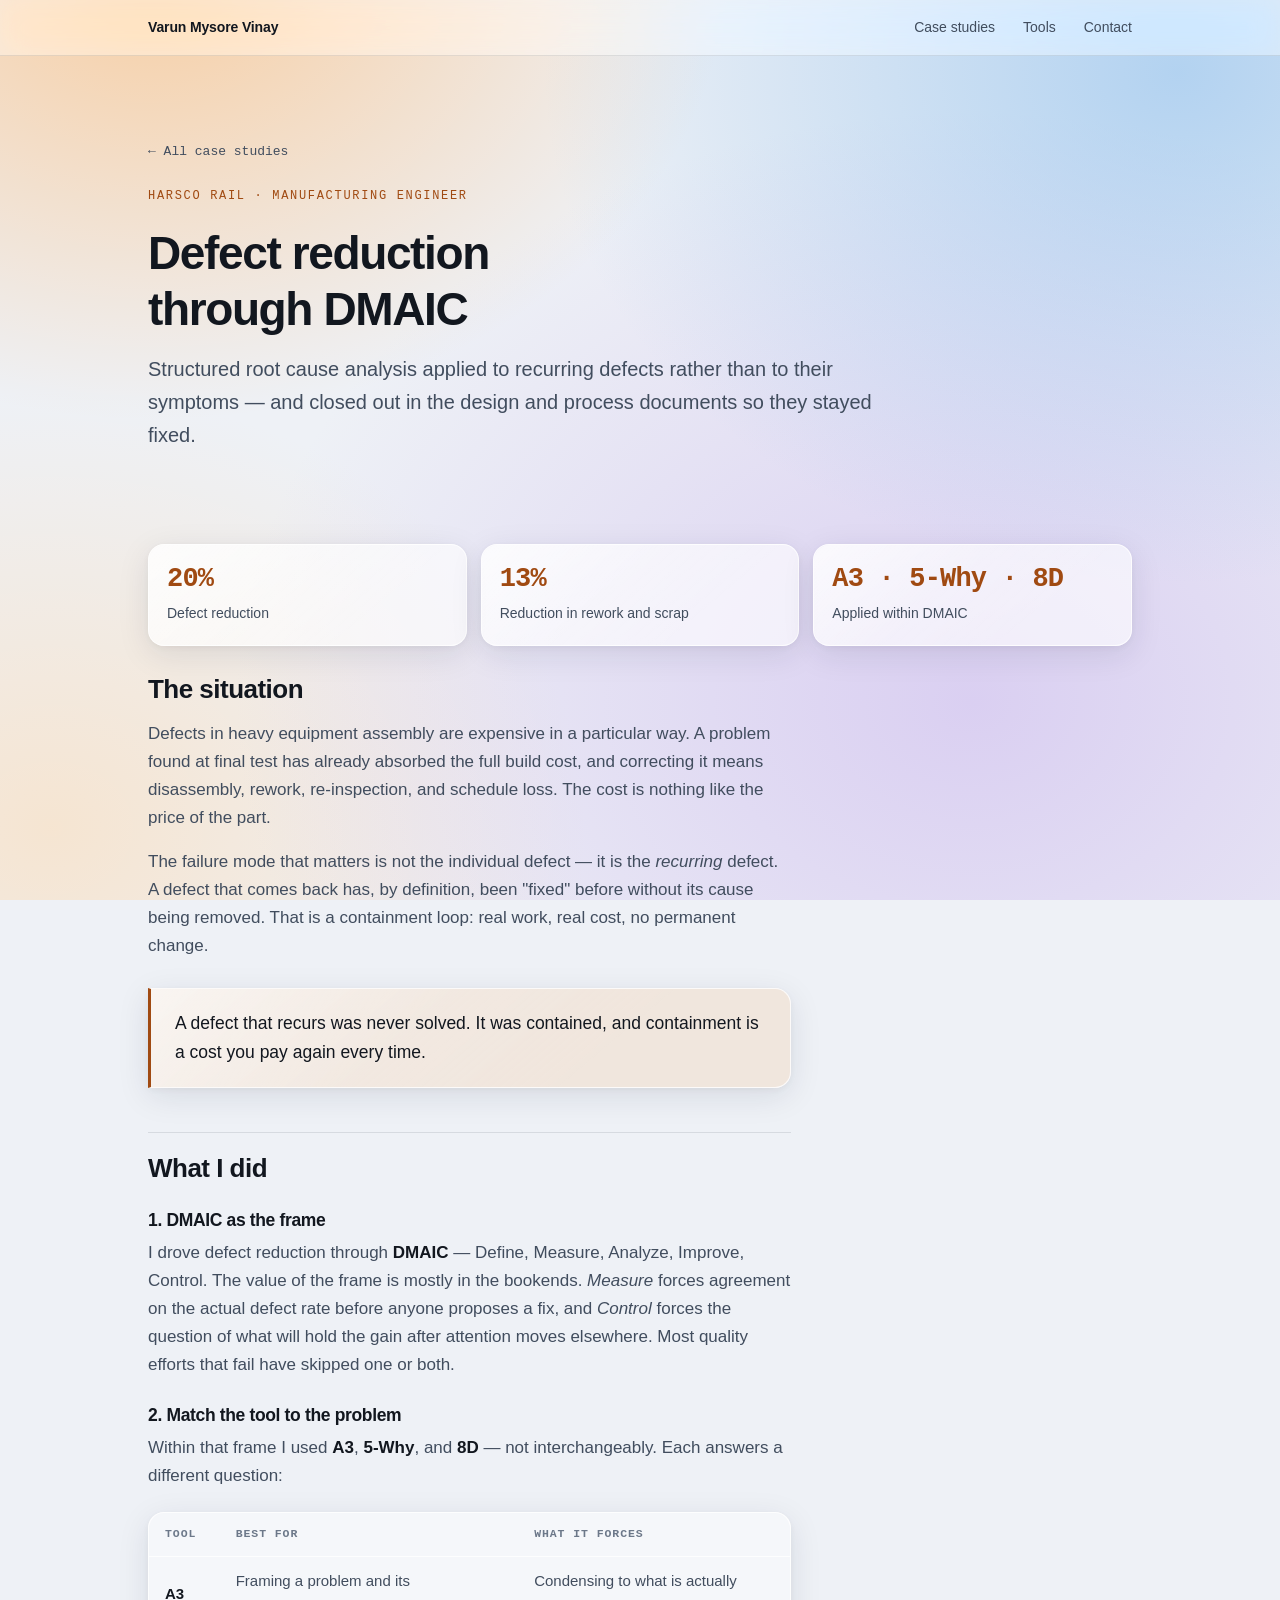
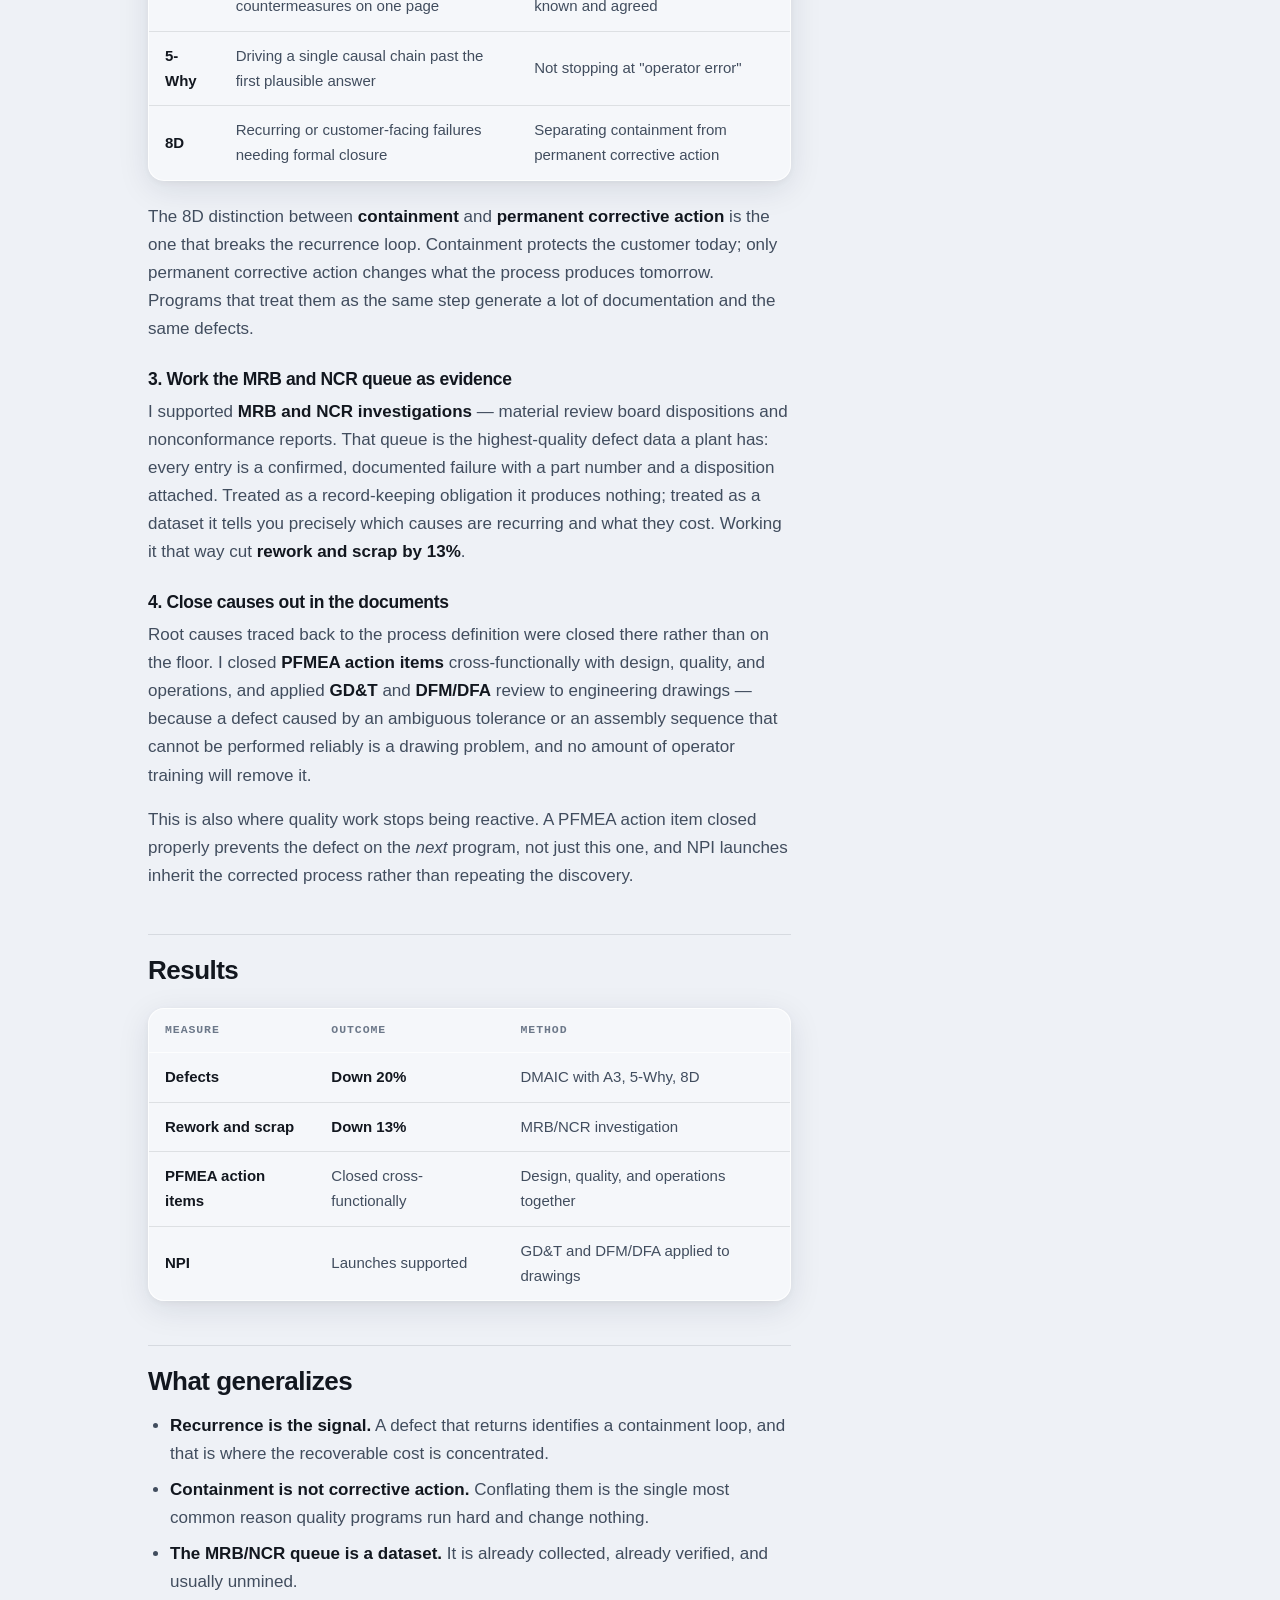
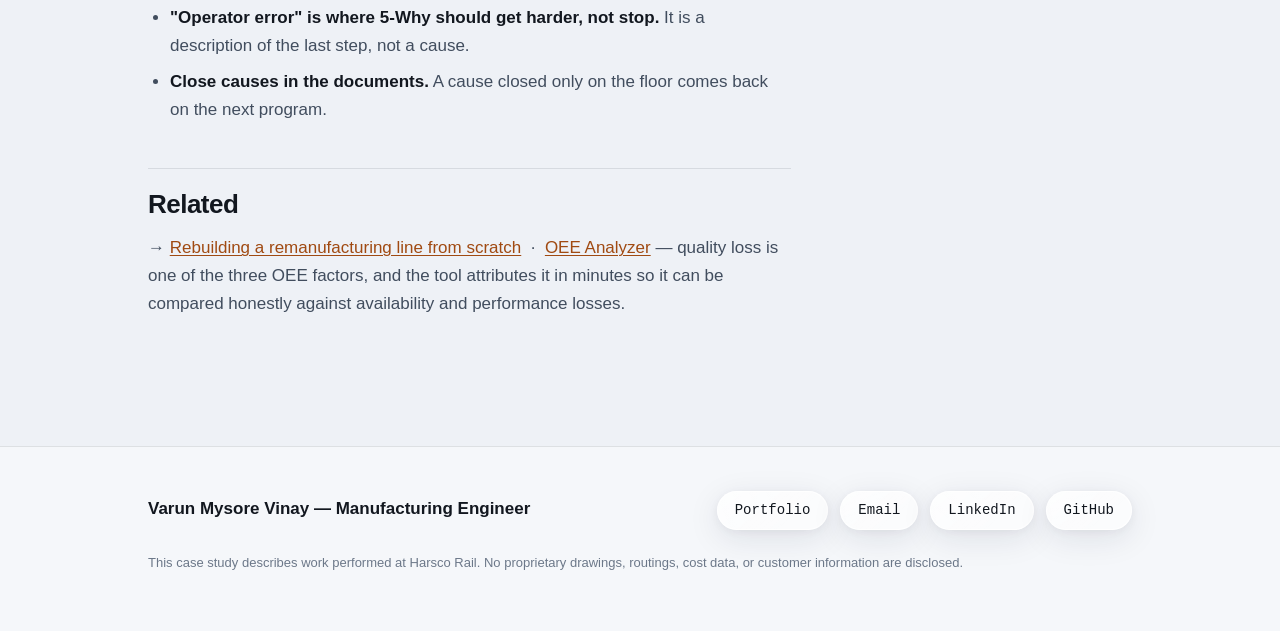
<file: case-studies/defect-reduction.html>
<!DOCTYPE html>
<html lang="en">
<head>
<meta charset="utf-8">
<meta name="viewport" content="width=device-width, initial-scale=1">
<title>Defect reduction through DMAIC — Varun Mysore Vinay</title>
<meta name="description" content="Case study: a structured quality program at Harsco Rail using DMAIC, A3, 5-Why, and 8D, with MRB/NCR investigation and PFMEA closure. 20% defect reduction, 13% less rework and scrap.">
<link rel="stylesheet" href="../assets/style.css">
<link rel="icon" href="data:image/svg+xml,<svg xmlns='http://www.w3.org/2000/svg' viewBox='0 0 100 100'><text y='.9em' font-size='90'>⚙️</text></svg>">
</head>
<body>

<header class="masthead">
  <div class="wrap">
    <nav class="nav">
      <a class="brand" href="../index.html">Varun Mysore Vinay</a>
      <a href="../index.html#case-studies">Case studies</a>
      <a href="../index.html#tools">Tools</a>
      <a href="../index.html#contact">Contact</a>
    </nav>
  </div>
</header>

<main class="wrap">

  <div class="case-hero">
    <a class="backlink" href="../index.html#case-studies">← All case studies</a>
    <p class="eyebrow">Harsco Rail · Manufacturing Engineer</p>
    <h1>Defect reduction through DMAIC</h1>
    <p class="sub">
      Structured root cause analysis applied to recurring defects rather than to their symptoms —
      and closed out in the design and process documents so they stayed fixed.
    </p>
  </div>

  <div class="result-strip">
    <div class="metric">
      <span class="value">20%</span>
      <span class="label">Defect reduction</span>
    </div>
    <div class="metric">
      <span class="value">13%</span>
      <span class="label">Reduction in rework and scrap</span>
    </div>
    <div class="metric">
      <span class="value">A3 · 5-Why · 8D</span>
      <span class="label">Applied within DMAIC</span>
    </div>
  </div>

  <div class="case-body">

    <h2>The situation</h2>
    <p>
      Defects in heavy equipment assembly are expensive in a particular way. A problem found at
      final test has already absorbed the full build cost, and correcting it means disassembly,
      rework, re-inspection, and schedule loss. The cost is nothing like the price of the part.
    </p>
    <p>
      The failure mode that matters is not the individual defect — it is the
      <em>recurring</em> defect. A defect that comes back has, by definition, been "fixed" before
      without its cause being removed. That is a containment loop: real work, real cost, no
      permanent change.
    </p>

    <div class="pull">
      <p>
        A defect that recurs was never solved. It was contained, and containment is a cost you pay
        again every time.
      </p>
    </div>

    <h2>What I did</h2>

    <h3>1. DMAIC as the frame</h3>
    <p>
      I drove defect reduction through <strong>DMAIC</strong> — Define, Measure, Analyze, Improve,
      Control. The value of the frame is mostly in the bookends. <em>Measure</em> forces agreement
      on the actual defect rate before anyone proposes a fix, and <em>Control</em> forces the
      question of what will hold the gain after attention moves elsewhere. Most quality efforts
      that fail have skipped one or both.
    </p>

    <h3>2. Match the tool to the problem</h3>
    <p>
      Within that frame I used <strong>A3</strong>, <strong>5-Why</strong>, and <strong>8D</strong>
      — not interchangeably. Each answers a different question:
    </p>
    <div class="table-scroll">
      <table>
        <thead>
          <tr><th>Tool</th><th>Best for</th><th>What it forces</th></tr>
        </thead>
        <tbody>
          <tr>
            <td><strong>A3</strong></td>
            <td>Framing a problem and its countermeasures on one page</td>
            <td>Condensing to what is actually known and agreed</td>
          </tr>
          <tr>
            <td><strong>5-Why</strong></td>
            <td>Driving a single causal chain past the first plausible answer</td>
            <td>Not stopping at "operator error"</td>
          </tr>
          <tr>
            <td><strong>8D</strong></td>
            <td>Recurring or customer-facing failures needing formal closure</td>
            <td>Separating containment from permanent corrective action</td>
          </tr>
        </tbody>
      </table>
    </div>
    <p>
      The 8D distinction between <strong>containment</strong> and <strong>permanent corrective
      action</strong> is the one that breaks the recurrence loop. Containment protects the
      customer today; only permanent corrective action changes what the process produces tomorrow.
      Programs that treat them as the same step generate a lot of documentation and the same
      defects.
    </p>

    <h3>3. Work the MRB and NCR queue as evidence</h3>
    <p>
      I supported <strong>MRB and NCR investigations</strong> — material review board dispositions
      and nonconformance reports. That queue is the highest-quality defect data a plant has: every
      entry is a confirmed, documented failure with a part number and a disposition attached.
      Treated as a record-keeping obligation it produces nothing; treated as a dataset it tells you
      precisely which causes are recurring and what they cost. Working it that way cut
      <strong>rework and scrap by 13%</strong>.
    </p>

    <h3>4. Close causes out in the documents</h3>
    <p>
      Root causes traced back to the process definition were closed there rather than on the floor.
      I closed <strong>PFMEA action items</strong> cross-functionally with design, quality, and
      operations, and applied <strong>GD&amp;T</strong> and <strong>DFM/DFA</strong> review to
      engineering drawings — because a defect caused by an ambiguous tolerance or an assembly
      sequence that cannot be performed reliably is a drawing problem, and no amount of operator
      training will remove it.
    </p>
    <p>
      This is also where quality work stops being reactive. A PFMEA action item closed properly
      prevents the defect on the <em>next</em> program, not just this one, and NPI launches inherit
      the corrected process rather than repeating the discovery.
    </p>

    <h2>Results</h2>
    <div class="table-scroll">
      <table>
        <thead>
          <tr><th>Measure</th><th>Outcome</th><th>Method</th></tr>
        </thead>
        <tbody>
          <tr>
            <td><strong>Defects</strong></td>
            <td><strong>Down 20%</strong></td>
            <td>DMAIC with A3, 5-Why, 8D</td>
          </tr>
          <tr>
            <td><strong>Rework and scrap</strong></td>
            <td><strong>Down 13%</strong></td>
            <td>MRB/NCR investigation</td>
          </tr>
          <tr>
            <td><strong>PFMEA action items</strong></td>
            <td>Closed cross-functionally</td>
            <td>Design, quality, and operations together</td>
          </tr>
          <tr>
            <td><strong>NPI</strong></td>
            <td>Launches supported</td>
            <td>GD&amp;T and DFM/DFA applied to drawings</td>
          </tr>
        </tbody>
      </table>
    </div>

    <h2>What generalizes</h2>
    <ul>
      <li><strong>Recurrence is the signal.</strong> A defect that returns identifies a containment loop, and that is where the recoverable cost is concentrated.</li>
      <li><strong>Containment is not corrective action.</strong> Conflating them is the single most common reason quality programs run hard and change nothing.</li>
      <li><strong>The MRB/NCR queue is a dataset.</strong> It is already collected, already verified, and usually unmined.</li>
      <li><strong>"Operator error" is where 5-Why should get harder, not stop.</strong> It is a description of the last step, not a cause.</li>
      <li><strong>Close causes in the documents.</strong> A cause closed only on the floor comes back on the next program.</li>
    </ul>

    <h2>Related</h2>
    <p>
      → <a href="line-rebuild.html">Rebuilding a remanufacturing line from scratch</a>
      &nbsp;·&nbsp;
      <a href="https://github.com/varunmysorevinay/oee-analyzer">OEE Analyzer</a>
      — quality loss is one of the three OEE factors, and the tool attributes it in minutes so it
      can be compared honestly against availability and performance losses.
    </p>

  </div>

</main>

<footer>
  <div class="wrap">
    <div class="foot-inner">
      <span class="name">Varun Mysore Vinay — Manufacturing Engineer</span>
      <div class="foot-links">
        <a href="../index.html">Portfolio</a>
        <a href="mailto:varunmysorevinay@gmail.com">Email</a>
        <a href="https://www.linkedin.com/in/varunmysorevinay">LinkedIn</a>
        <a href="https://github.com/varunmysorevinay">GitHub</a>
      </div>
    </div>
    <p class="fineprint">
      This case study describes work performed at Harsco Rail. No proprietary drawings, routings,
      cost data, or customer information are disclosed.
    </p>
  </div>
</footer>

</body>
</html>
</file>
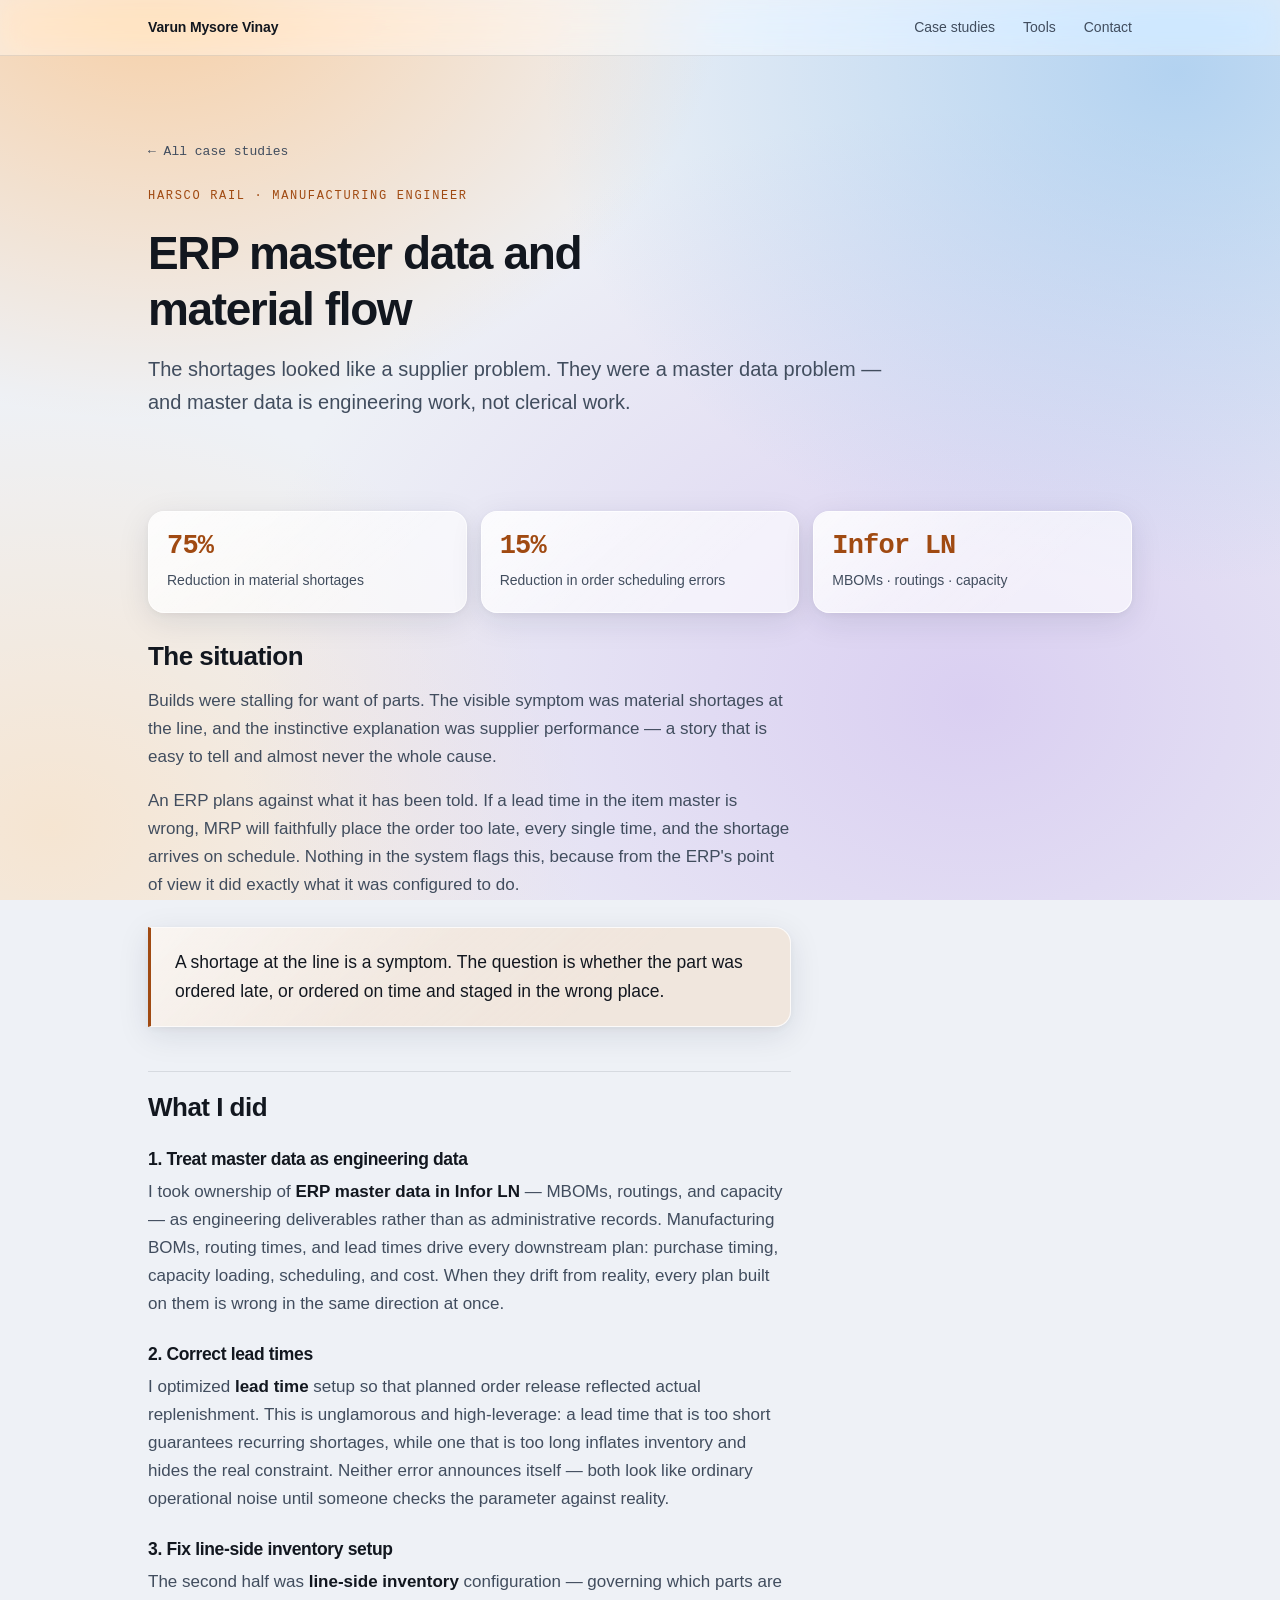
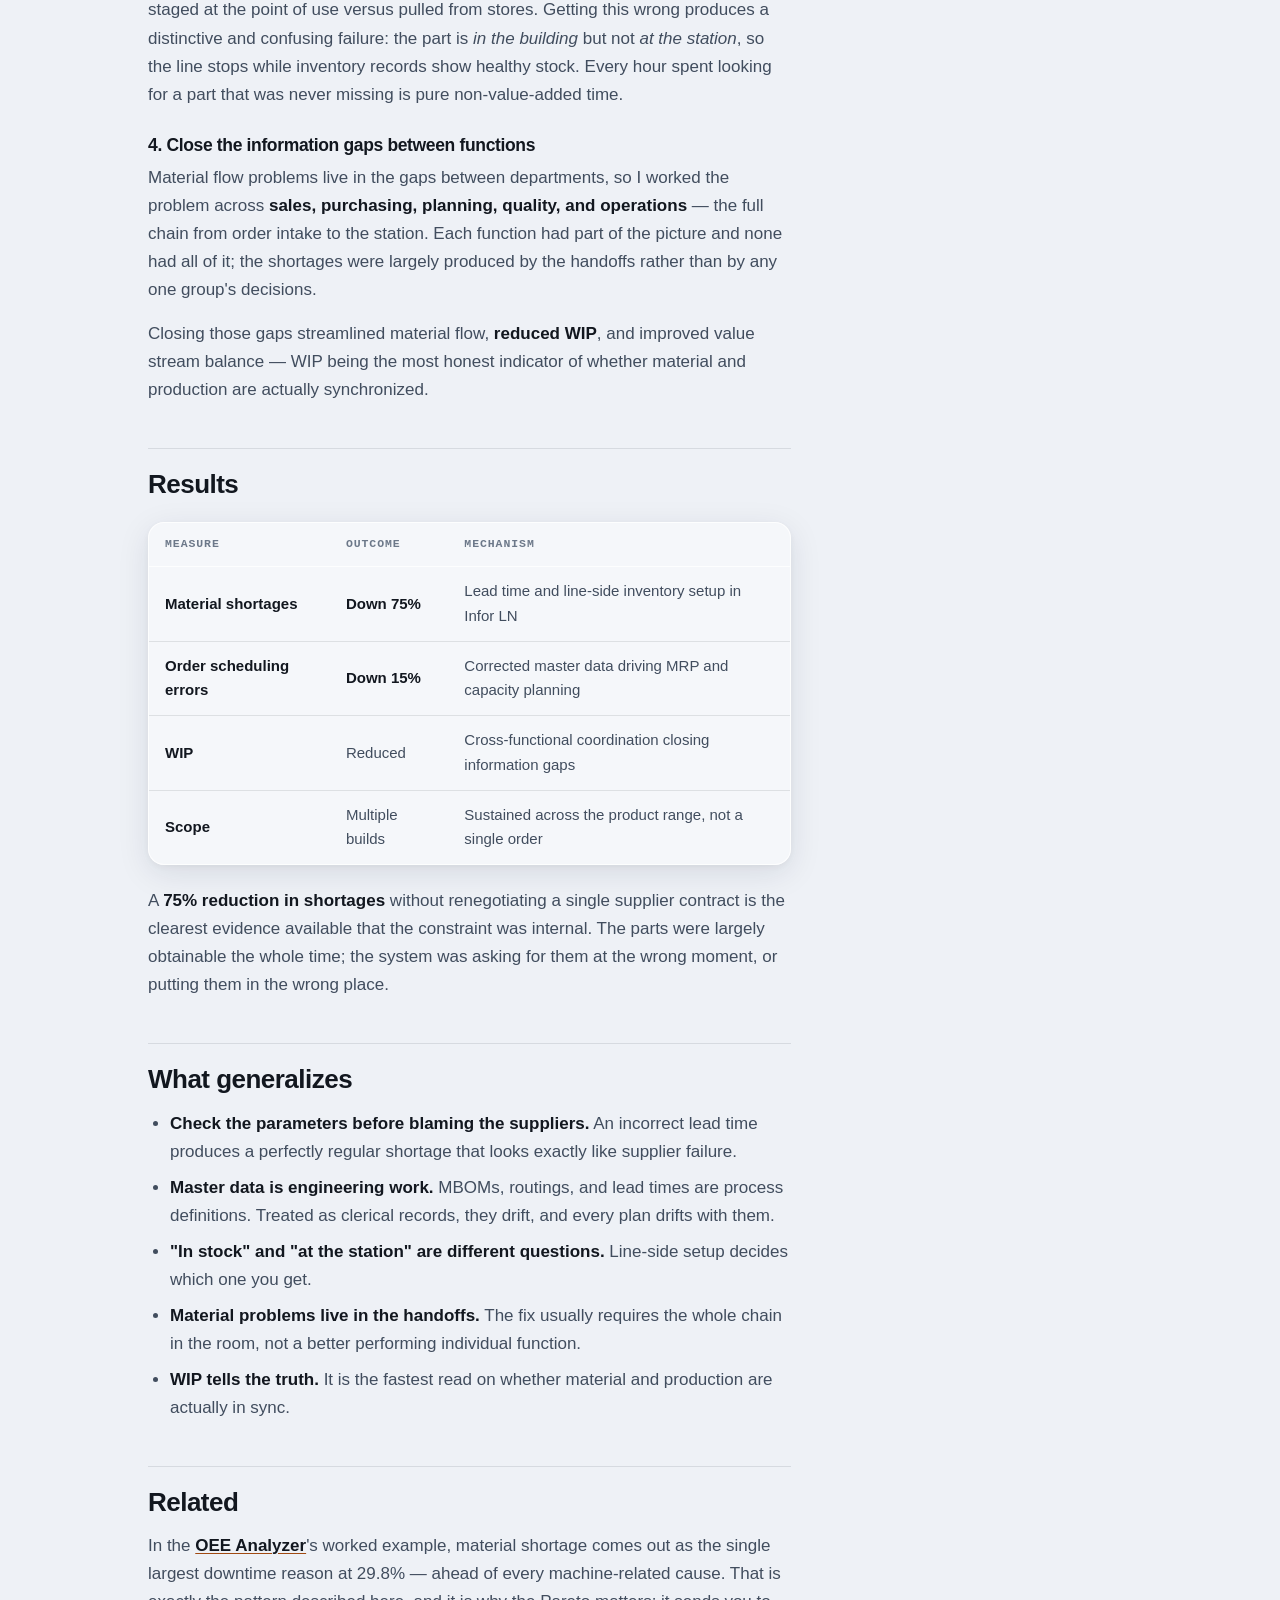
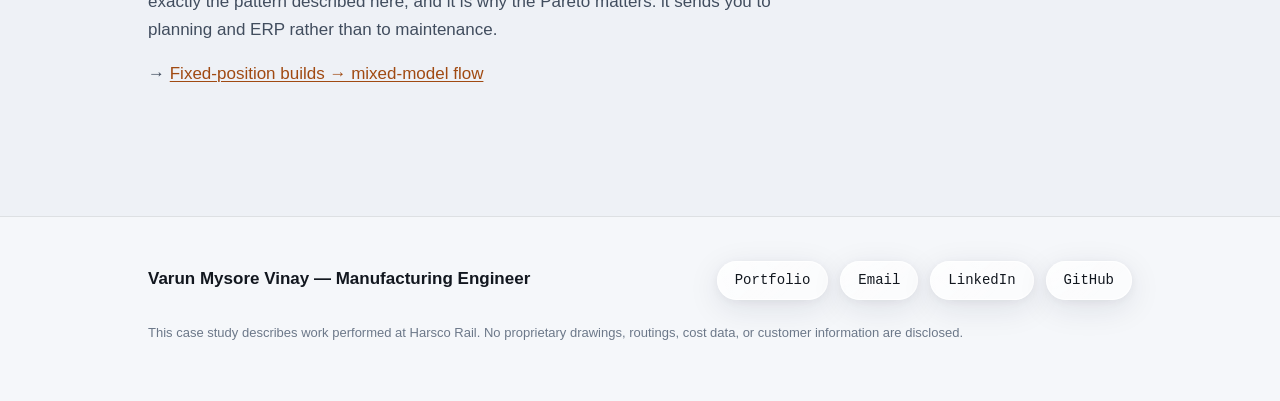
<file: case-studies/erp-material-flow.html>
<!DOCTYPE html>
<html lang="en">
<head>
<meta charset="utf-8">
<meta name="viewport" content="width=device-width, initial-scale=1">
<title>ERP master data and material flow — Varun Mysore Vinay</title>
<meta name="description" content="Case study: Infor LN master data at Harsco Rail — lead time and line-side inventory setup cut material shortages 75% and order scheduling errors 15%.">
<link rel="stylesheet" href="../assets/style.css">
<link rel="icon" href="data:image/svg+xml,<svg xmlns='http://www.w3.org/2000/svg' viewBox='0 0 100 100'><text y='.9em' font-size='90'>⚙️</text></svg>">
</head>
<body>

<header class="masthead">
  <div class="wrap">
    <nav class="nav">
      <a class="brand" href="../index.html">Varun Mysore Vinay</a>
      <a href="../index.html#case-studies">Case studies</a>
      <a href="../index.html#tools">Tools</a>
      <a href="../index.html#contact">Contact</a>
    </nav>
  </div>
</header>

<main class="wrap">

  <div class="case-hero">
    <a class="backlink" href="../index.html#case-studies">← All case studies</a>
    <p class="eyebrow">Harsco Rail · Manufacturing Engineer</p>
    <h1>ERP master data and material flow</h1>
    <p class="sub">
      The shortages looked like a supplier problem. They were a master data problem — and master
      data is engineering work, not clerical work.
    </p>
  </div>

  <div class="result-strip">
    <div class="metric">
      <span class="value">75%</span>
      <span class="label">Reduction in material shortages</span>
    </div>
    <div class="metric">
      <span class="value">15%</span>
      <span class="label">Reduction in order scheduling errors</span>
    </div>
    <div class="metric">
      <span class="value">Infor LN</span>
      <span class="label">MBOMs · routings · capacity</span>
    </div>
  </div>

  <div class="case-body">

    <h2>The situation</h2>
    <p>
      Builds were stalling for want of parts. The visible symptom was material shortages at the
      line, and the instinctive explanation was supplier performance — a story that is easy to tell
      and almost never the whole cause.
    </p>
    <p>
      An ERP plans against what it has been told. If a lead time in the item master is wrong, MRP
      will faithfully place the order too late, every single time, and the shortage arrives on
      schedule. Nothing in the system flags this, because from the ERP's point of view it did
      exactly what it was configured to do.
    </p>

    <div class="pull">
      <p>
        A shortage at the line is a symptom. The question is whether the part was ordered late, or
        ordered on time and staged in the wrong place.
      </p>
    </div>

    <h2>What I did</h2>

    <h3>1. Treat master data as engineering data</h3>
    <p>
      I took ownership of <strong>ERP master data in Infor LN</strong> — MBOMs, routings, and
      capacity — as engineering deliverables rather than as administrative records. Manufacturing
      BOMs, routing times, and lead times drive every downstream plan: purchase timing, capacity
      loading, scheduling, and cost. When they drift from reality, every plan built on them is
      wrong in the same direction at once.
    </p>

    <h3>2. Correct lead times</h3>
    <p>
      I optimized <strong>lead time</strong> setup so that planned order release reflected actual
      replenishment. This is unglamorous and high-leverage: a lead time that is too short
      guarantees recurring shortages, while one that is too long inflates inventory and hides the
      real constraint. Neither error announces itself — both look like ordinary operational noise
      until someone checks the parameter against reality.
    </p>

    <h3>3. Fix line-side inventory setup</h3>
    <p>
      The second half was <strong>line-side inventory</strong> configuration — governing which
      parts are staged at the point of use versus pulled from stores. Getting this wrong produces a
      distinctive and confusing failure: the part is <em>in the building</em> but not
      <em>at the station</em>, so the line stops while inventory records show healthy stock. Every
      hour spent looking for a part that was never missing is pure non-value-added time.
    </p>

    <h3>4. Close the information gaps between functions</h3>
    <p>
      Material flow problems live in the gaps between departments, so I worked the problem across
      <strong>sales, purchasing, planning, quality, and operations</strong> — the full chain from
      order intake to the station. Each function had part of the picture and none had all of it;
      the shortages were largely produced by the handoffs rather than by any one group's decisions.
    </p>
    <p>
      Closing those gaps streamlined material flow, <strong>reduced WIP</strong>, and improved value
      stream balance — WIP being the most honest indicator of whether material and production are
      actually synchronized.
    </p>

    <h2>Results</h2>
    <div class="table-scroll">
      <table>
        <thead>
          <tr><th>Measure</th><th>Outcome</th><th>Mechanism</th></tr>
        </thead>
        <tbody>
          <tr>
            <td><strong>Material shortages</strong></td>
            <td><strong>Down 75%</strong></td>
            <td>Lead time and line-side inventory setup in Infor LN</td>
          </tr>
          <tr>
            <td><strong>Order scheduling errors</strong></td>
            <td><strong>Down 15%</strong></td>
            <td>Corrected master data driving MRP and capacity planning</td>
          </tr>
          <tr>
            <td><strong>WIP</strong></td>
            <td>Reduced</td>
            <td>Cross-functional coordination closing information gaps</td>
          </tr>
          <tr>
            <td><strong>Scope</strong></td>
            <td>Multiple builds</td>
            <td>Sustained across the product range, not a single order</td>
          </tr>
        </tbody>
      </table>
    </div>
    <p>
      A <strong>75% reduction in shortages</strong> without renegotiating a single supplier
      contract is the clearest evidence available that the constraint was internal. The parts were
      largely obtainable the whole time; the system was asking for them at the wrong moment, or
      putting them in the wrong place.
    </p>

    <h2>What generalizes</h2>
    <ul>
      <li><strong>Check the parameters before blaming the suppliers.</strong> An incorrect lead time produces a perfectly regular shortage that looks exactly like supplier failure.</li>
      <li><strong>Master data is engineering work.</strong> MBOMs, routings, and lead times are process definitions. Treated as clerical records, they drift, and every plan drifts with them.</li>
      <li><strong>"In stock" and "at the station" are different questions.</strong> Line-side setup decides which one you get.</li>
      <li><strong>Material problems live in the handoffs.</strong> The fix usually requires the whole chain in the room, not a better performing individual function.</li>
      <li><strong>WIP tells the truth.</strong> It is the fastest read on whether material and production are actually in sync.</li>
    </ul>

    <h2>Related</h2>
    <p>
      In the <a href="https://github.com/varunmysorevinay/oee-analyzer"><strong>OEE Analyzer</strong></a>'s
      worked example, material shortage comes out as the single largest downtime reason at 29.8% —
      ahead of every machine-related cause. That is exactly the pattern described here, and it is
      why the Pareto matters: it sends you to planning and ERP rather than to maintenance.
    </p>
    <p>
      → <a href="mixed-model-flow.html">Fixed-position builds → mixed-model flow</a>
    </p>

  </div>

</main>

<footer>
  <div class="wrap">
    <div class="foot-inner">
      <span class="name">Varun Mysore Vinay — Manufacturing Engineer</span>
      <div class="foot-links">
        <a href="../index.html">Portfolio</a>
        <a href="mailto:varunmysorevinay@gmail.com">Email</a>
        <a href="https://www.linkedin.com/in/varunmysorevinay">LinkedIn</a>
        <a href="https://github.com/varunmysorevinay">GitHub</a>
      </div>
    </div>
    <p class="fineprint">
      This case study describes work performed at Harsco Rail. No proprietary drawings, routings,
      cost data, or customer information are disclosed.
    </p>
  </div>
</footer>

</body>
</html>
</file>
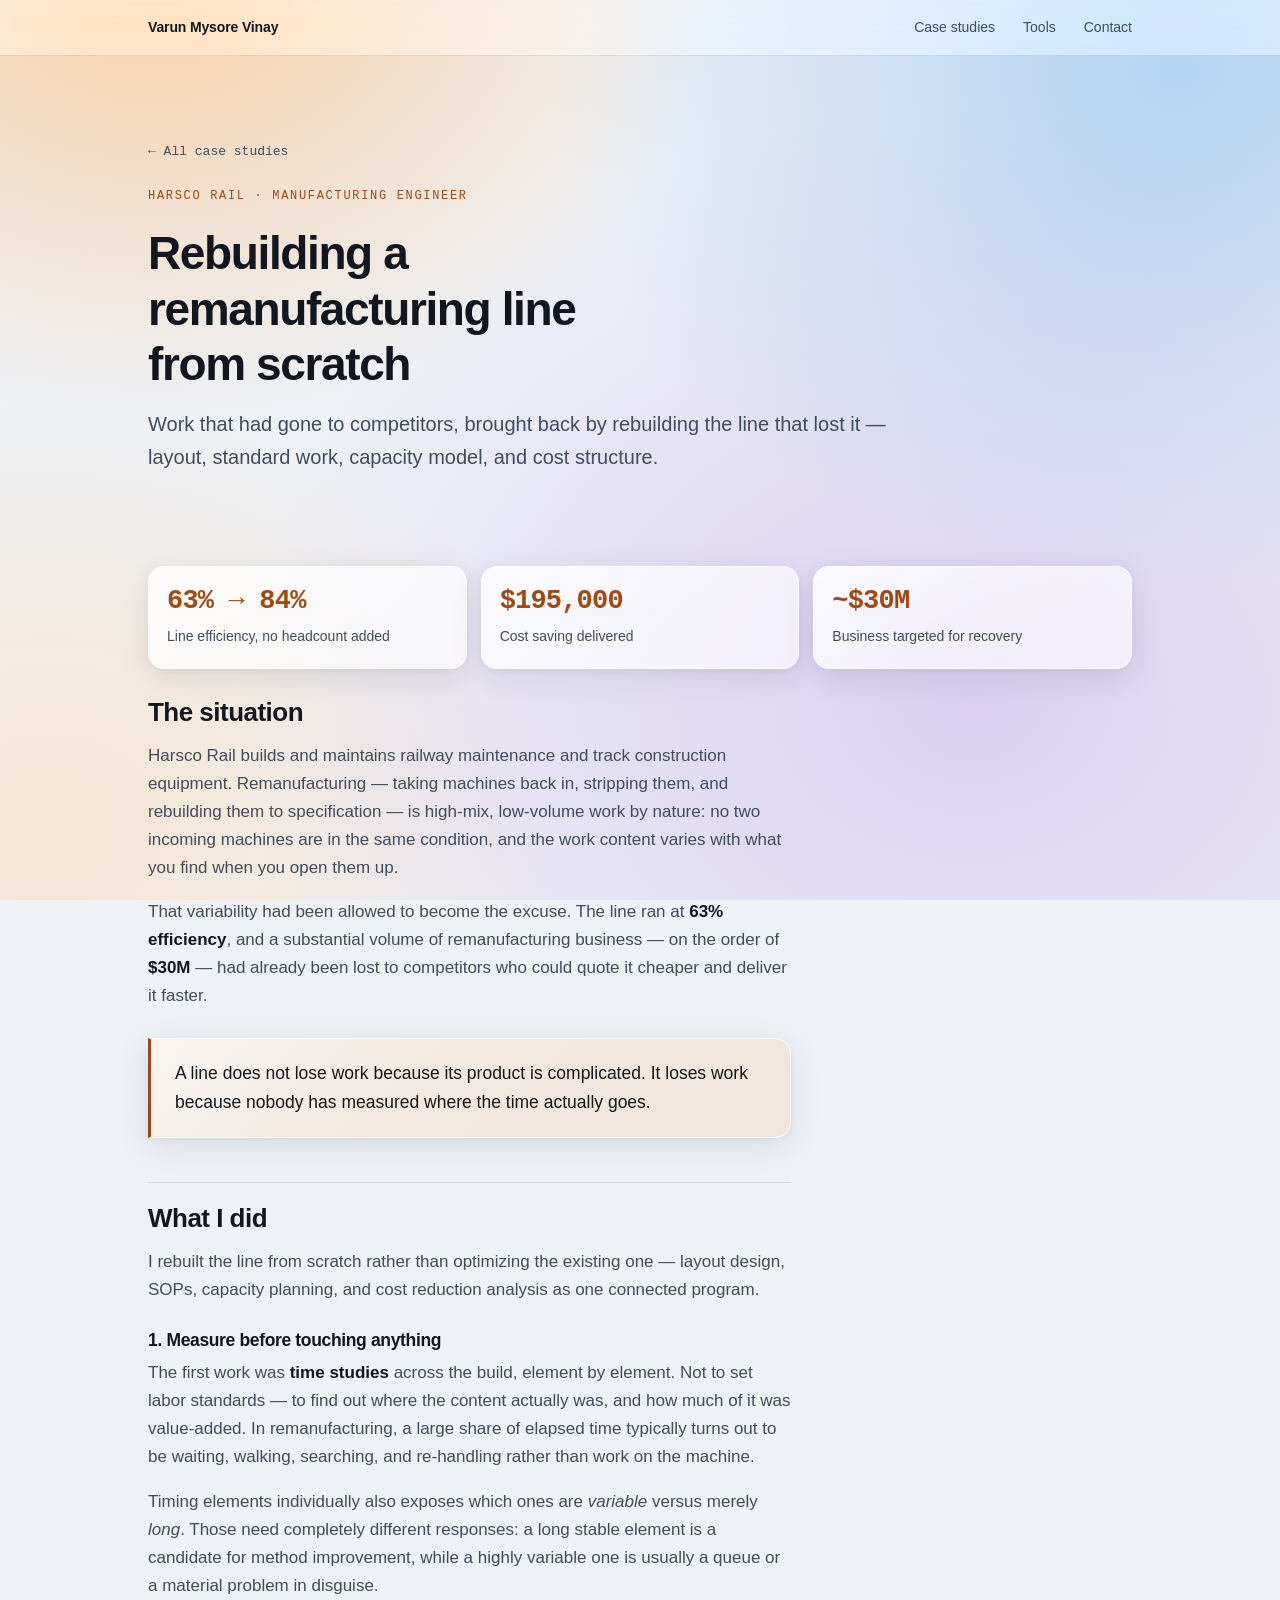
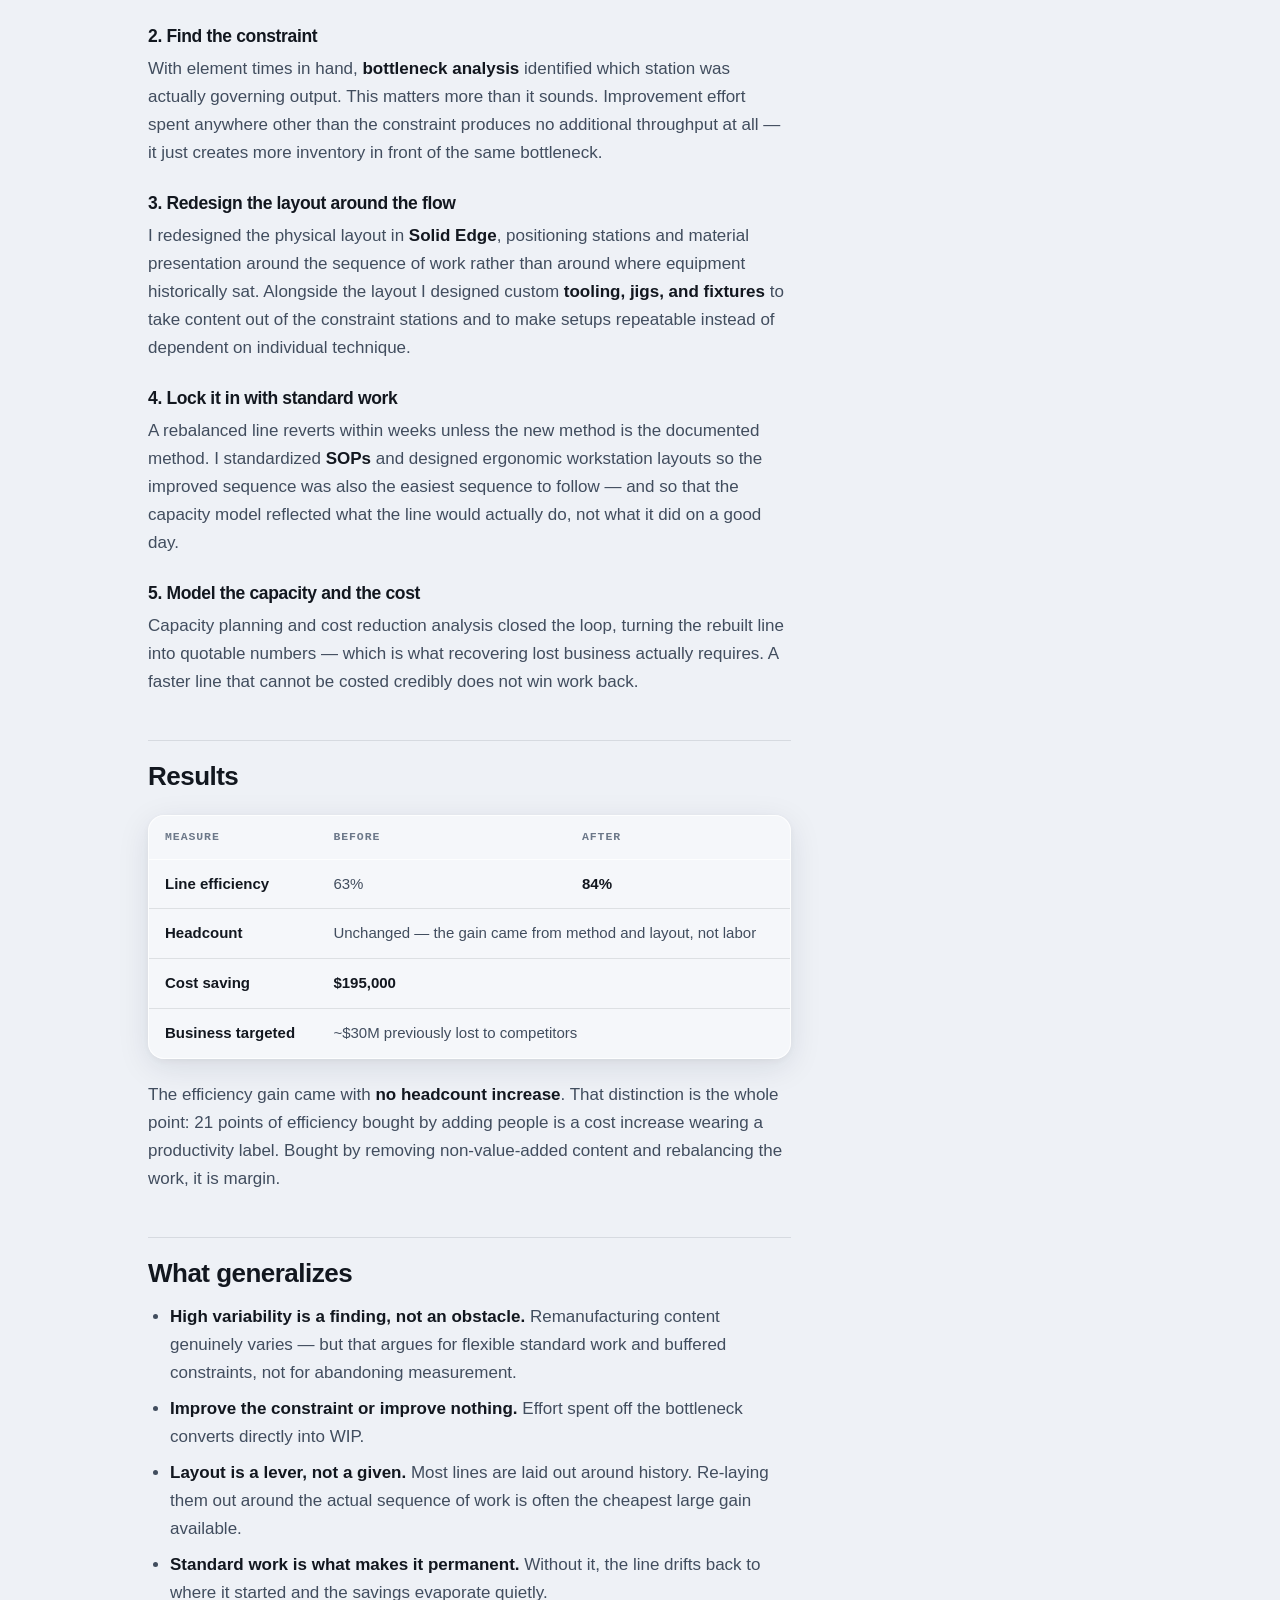
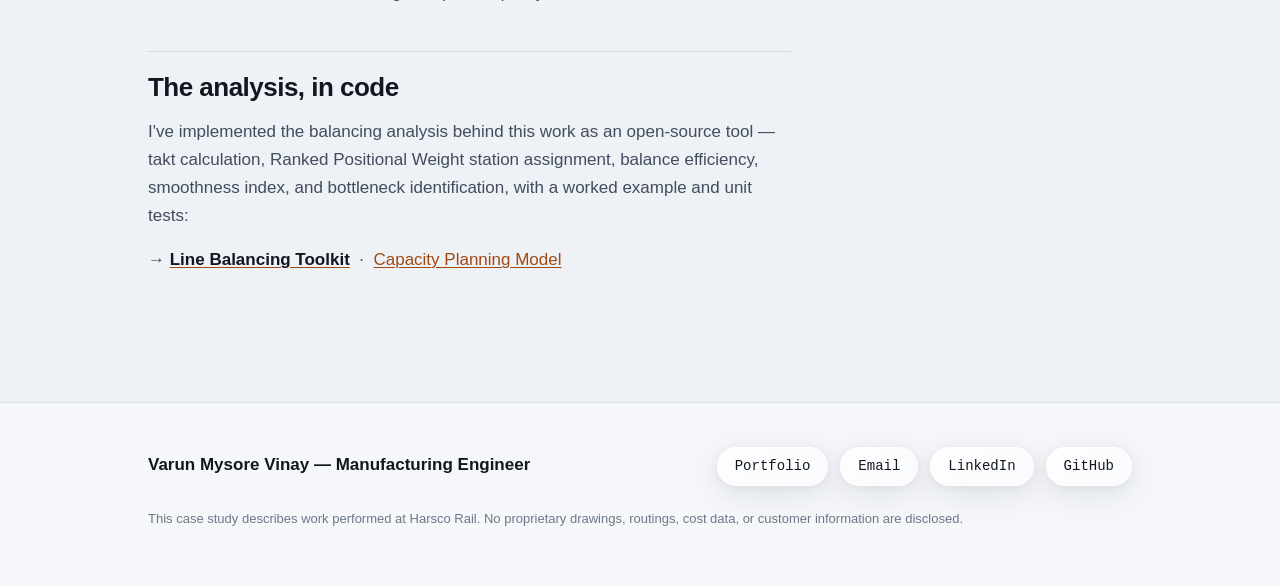
<file: case-studies/line-rebuild.html>
<!DOCTYPE html>
<html lang="en">
<head>
<meta charset="utf-8">
<meta name="viewport" content="width=device-width, initial-scale=1">
<title>Rebuilding a remanufacturing line from scratch — Varun Mysore Vinay</title>
<meta name="description" content="Case study: rebuilding a remanufacturing production line at Harsco Rail — layout design, SOPs, capacity planning, and cost reduction. 63% to 84% line efficiency, $195,000 saved.">
<link rel="stylesheet" href="../assets/style.css">
<link rel="icon" href="data:image/svg+xml,<svg xmlns='http://www.w3.org/2000/svg' viewBox='0 0 100 100'><text y='.9em' font-size='90'>⚙️</text></svg>">
</head>
<body>

<header class="masthead">
  <div class="wrap">
    <nav class="nav">
      <a class="brand" href="../index.html">Varun Mysore Vinay</a>
      <a href="../index.html#case-studies">Case studies</a>
      <a href="../index.html#tools">Tools</a>
      <a href="../index.html#contact">Contact</a>
    </nav>
  </div>
</header>

<main class="wrap">

  <div class="case-hero">
    <a class="backlink" href="../index.html#case-studies">← All case studies</a>
    <p class="eyebrow">Harsco Rail · Manufacturing Engineer</p>
    <h1>Rebuilding a remanufacturing line from scratch</h1>
    <p class="sub">
      Work that had gone to competitors, brought back by rebuilding the line that lost it —
      layout, standard work, capacity model, and cost structure.
    </p>
  </div>

  <div class="result-strip">
    <div class="metric">
      <span class="value">63% → 84%</span>
      <span class="label">Line efficiency, no headcount added</span>
    </div>
    <div class="metric">
      <span class="value">$195,000</span>
      <span class="label">Cost saving delivered</span>
    </div>
    <div class="metric">
      <span class="value">~$30M</span>
      <span class="label">Business targeted for recovery</span>
    </div>
  </div>

  <div class="case-body">

    <h2>The situation</h2>
    <p>
      Harsco Rail builds and maintains railway maintenance and track construction equipment.
      Remanufacturing — taking machines back in, stripping them, and rebuilding them to
      specification — is high-mix, low-volume work by nature: no two incoming machines are in the
      same condition, and the work content varies with what you find when you open them up.
    </p>
    <p>
      That variability had been allowed to become the excuse. The line ran at
      <strong>63% efficiency</strong>, and a substantial volume of remanufacturing business —
      on the order of <strong>$30M</strong> — had already been lost to competitors who could quote
      it cheaper and deliver it faster.
    </p>

    <div class="pull">
      <p>
        A line does not lose work because its product is complicated. It loses work because nobody
        has measured where the time actually goes.
      </p>
    </div>

    <h2>What I did</h2>
    <p>
      I rebuilt the line from scratch rather than optimizing the existing one — layout design,
      SOPs, capacity planning, and cost reduction analysis as one connected program.
    </p>

    <h3>1. Measure before touching anything</h3>
    <p>
      The first work was <strong>time studies</strong> across the build, element by element. Not to
      set labor standards — to find out where the content actually was, and how much of it was
      value-added. In remanufacturing, a large share of elapsed time typically turns out to be
      waiting, walking, searching, and re-handling rather than work on the machine.
    </p>
    <p>
      Timing elements individually also exposes which ones are <em>variable</em> versus merely
      <em>long</em>. Those need completely different responses: a long stable element is a
      candidate for method improvement, while a highly variable one is usually a queue or a
      material problem in disguise.
    </p>

    <h3>2. Find the constraint</h3>
    <p>
      With element times in hand, <strong>bottleneck analysis</strong> identified which station was
      actually governing output. This matters more than it sounds. Improvement effort spent
      anywhere other than the constraint produces no additional throughput at all — it just creates
      more inventory in front of the same bottleneck.
    </p>

    <h3>3. Redesign the layout around the flow</h3>
    <p>
      I redesigned the physical layout in <strong>Solid Edge</strong>, positioning stations and
      material presentation around the sequence of work rather than around where equipment
      historically sat. Alongside the layout I designed custom <strong>tooling, jigs, and
      fixtures</strong> to take content out of the constraint stations and to make setups
      repeatable instead of dependent on individual technique.
    </p>

    <h3>4. Lock it in with standard work</h3>
    <p>
      A rebalanced line reverts within weeks unless the new method is the documented method. I
      standardized <strong>SOPs</strong> and designed ergonomic workstation layouts so the improved
      sequence was also the easiest sequence to follow — and so that the capacity model reflected
      what the line would actually do, not what it did on a good day.
    </p>

    <h3>5. Model the capacity and the cost</h3>
    <p>
      Capacity planning and cost reduction analysis closed the loop, turning the rebuilt line into
      quotable numbers — which is what recovering lost business actually requires. A faster line
      that cannot be costed credibly does not win work back.
    </p>

    <h2>Results</h2>
    <div class="table-scroll">
      <table>
        <thead>
          <tr><th>Measure</th><th>Before</th><th>After</th></tr>
        </thead>
        <tbody>
          <tr><td><strong>Line efficiency</strong></td><td>63%</td><td><strong>84%</strong></td></tr>
          <tr><td><strong>Headcount</strong></td><td colspan="2">Unchanged — the gain came from method and layout, not labor</td></tr>
          <tr><td><strong>Cost saving</strong></td><td colspan="2"><strong>$195,000</strong></td></tr>
          <tr><td><strong>Business targeted</strong></td><td colspan="2">~$30M previously lost to competitors</td></tr>
        </tbody>
      </table>
    </div>
    <p>
      The efficiency gain came with <strong>no headcount increase</strong>. That distinction is the
      whole point: 21 points of efficiency bought by adding people is a cost increase wearing a
      productivity label. Bought by removing non-value-added content and rebalancing the work, it
      is margin.
    </p>

    <h2>What generalizes</h2>
    <ul>
      <li><strong>High variability is a finding, not an obstacle.</strong> Remanufacturing content genuinely varies — but that argues for flexible standard work and buffered constraints, not for abandoning measurement.</li>
      <li><strong>Improve the constraint or improve nothing.</strong> Effort spent off the bottleneck converts directly into WIP.</li>
      <li><strong>Layout is a lever, not a given.</strong> Most lines are laid out around history. Re-laying them out around the actual sequence of work is often the cheapest large gain available.</li>
      <li><strong>Standard work is what makes it permanent.</strong> Without it, the line drifts back to where it started and the savings evaporate quietly.</li>
    </ul>

    <h2>The analysis, in code</h2>
    <p>
      I've implemented the balancing analysis behind this work as an open-source tool — takt
      calculation, Ranked Positional Weight station assignment, balance efficiency, smoothness
      index, and bottleneck identification, with a worked example and unit tests:
    </p>
    <p>
      → <a href="https://github.com/varunmysorevinay/line-balancing-toolkit"><strong>Line Balancing Toolkit</strong></a>
      &nbsp;·&nbsp;
      <a href="https://github.com/varunmysorevinay/capacity-planning-model">Capacity Planning Model</a>
    </p>

  </div>

</main>

<footer>
  <div class="wrap">
    <div class="foot-inner">
      <span class="name">Varun Mysore Vinay — Manufacturing Engineer</span>
      <div class="foot-links">
        <a href="../index.html">Portfolio</a>
        <a href="mailto:varunmysorevinay@gmail.com">Email</a>
        <a href="https://www.linkedin.com/in/varunmysorevinay">LinkedIn</a>
        <a href="https://github.com/varunmysorevinay">GitHub</a>
      </div>
    </div>
    <p class="fineprint">
      This case study describes work performed at Harsco Rail. No proprietary drawings, routings,
      cost data, or customer information are disclosed.
    </p>
  </div>
</footer>

</body>
</html>
</file>
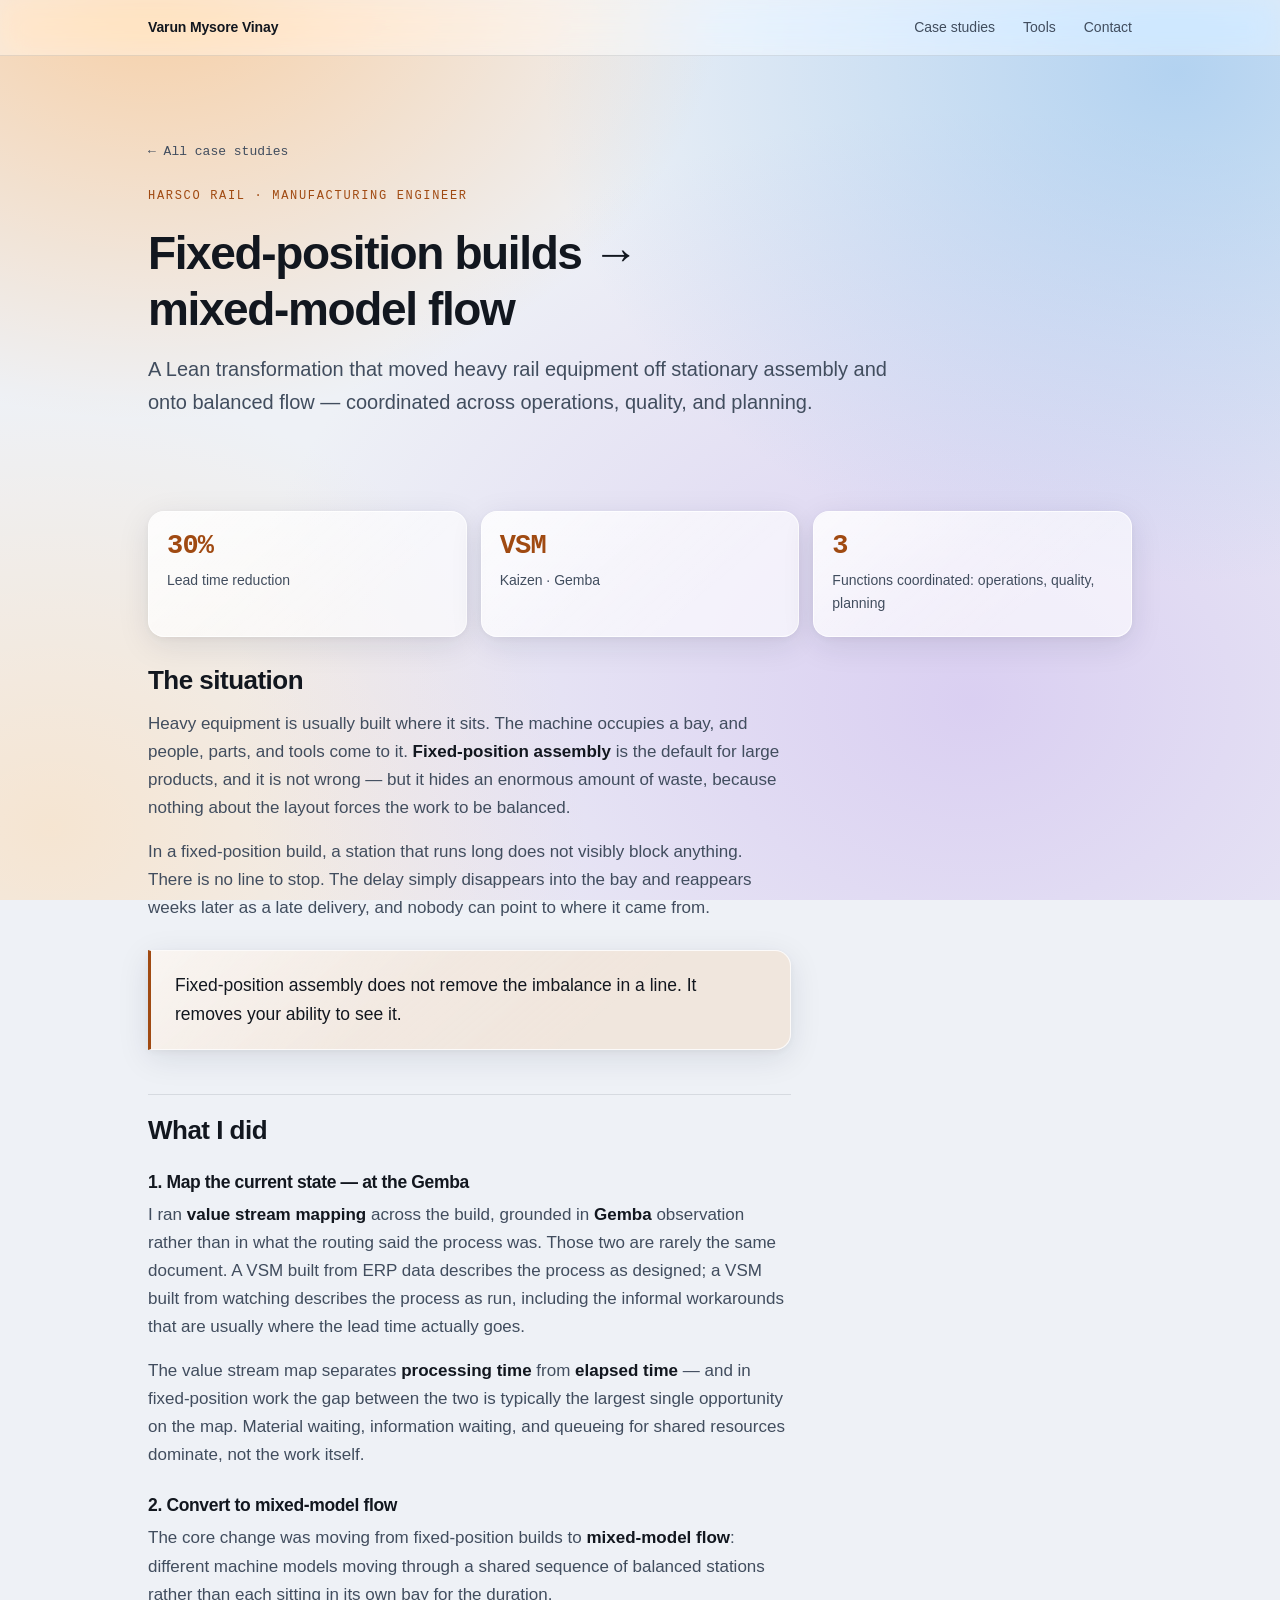
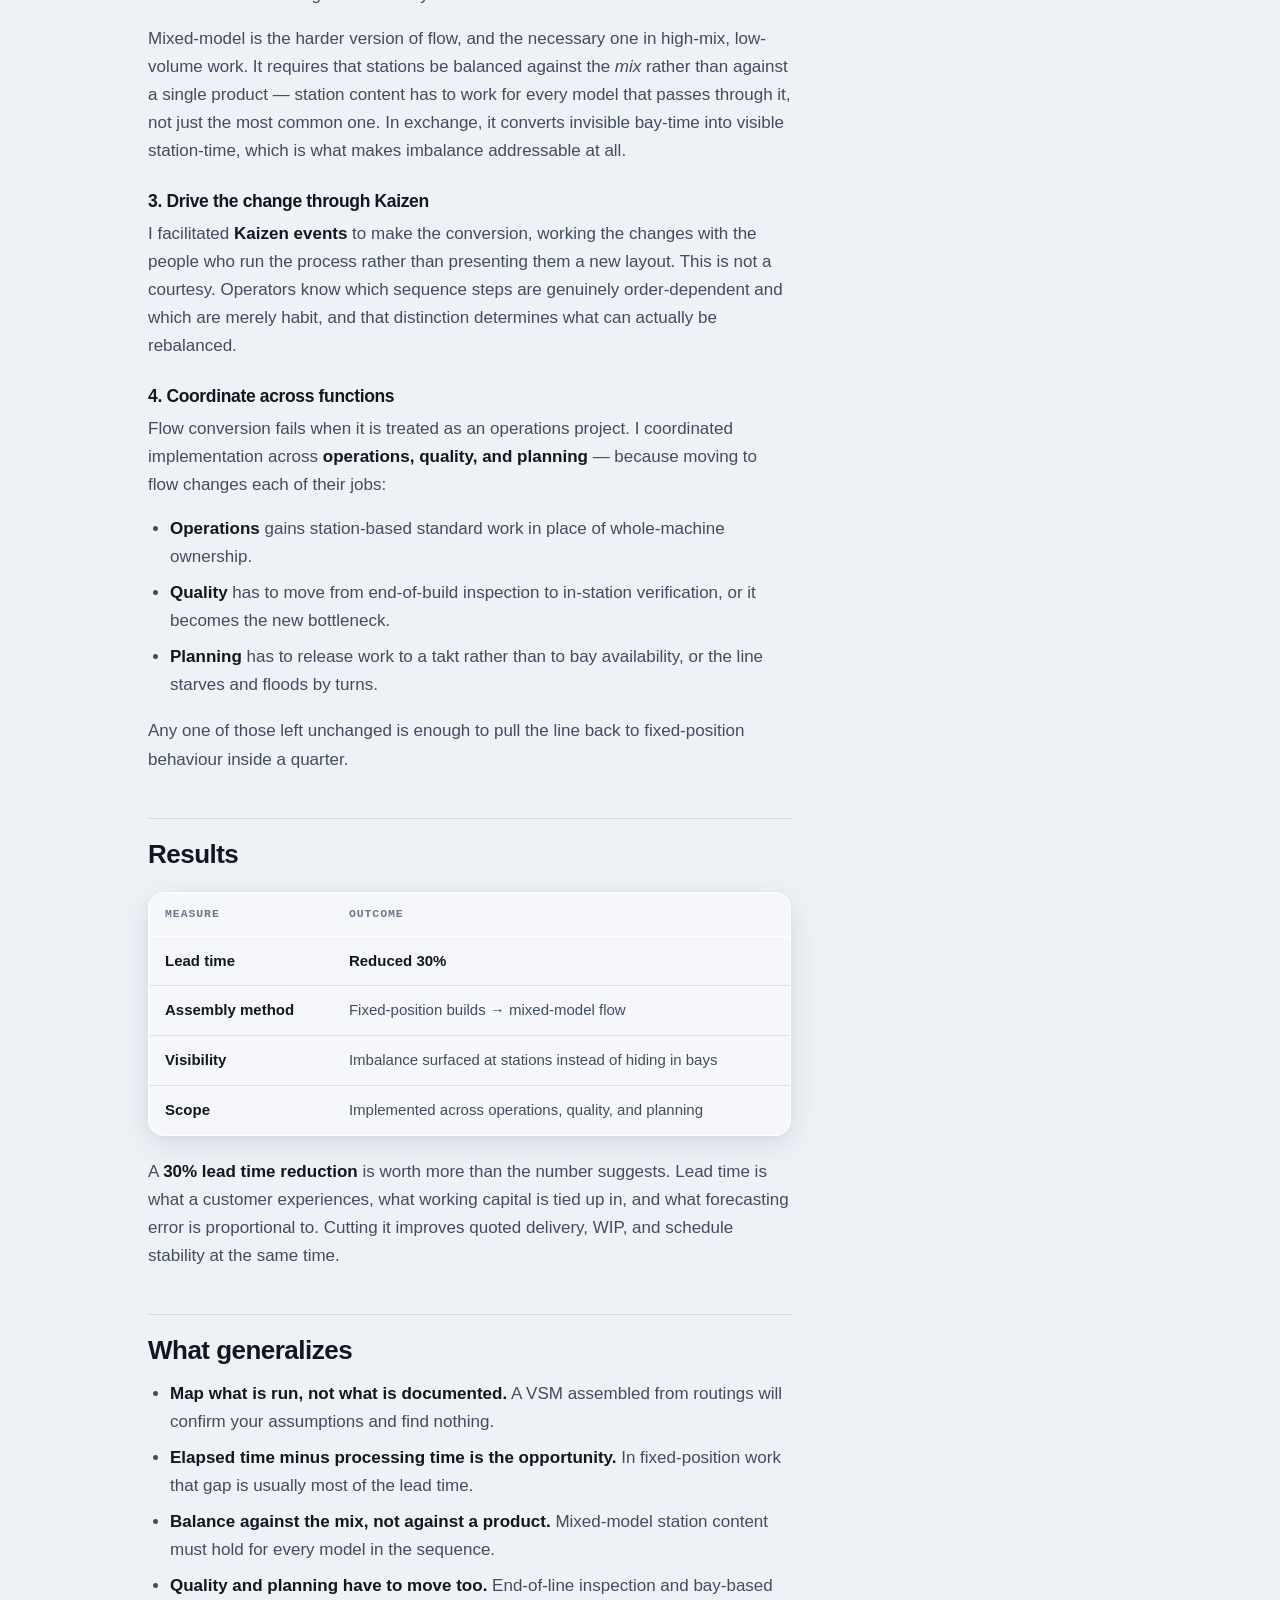
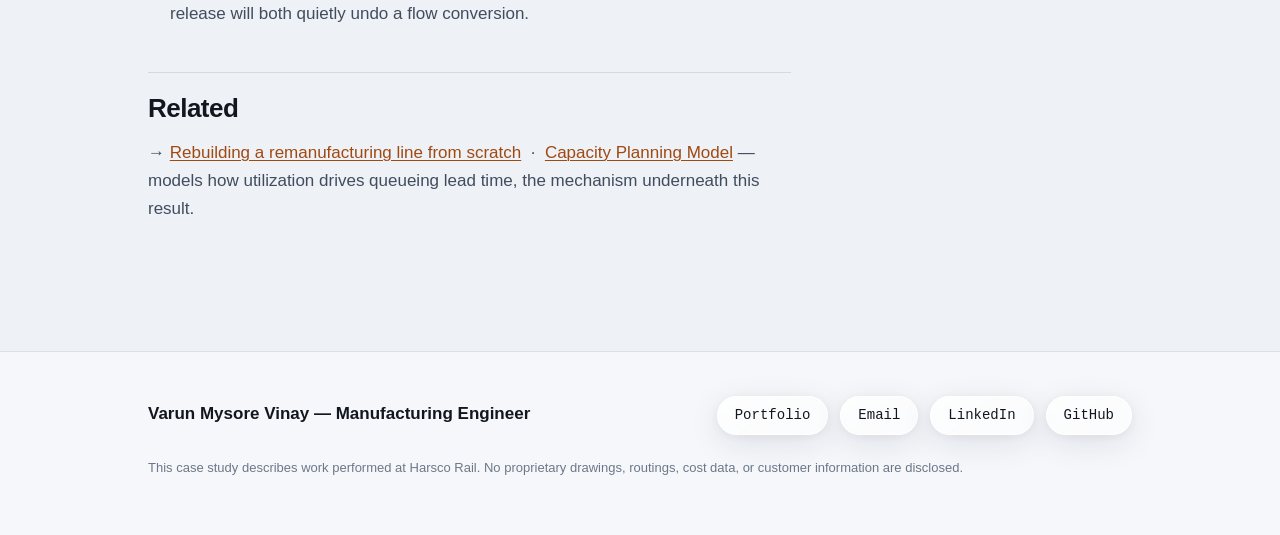
<file: case-studies/mixed-model-flow.html>
<!DOCTYPE html>
<html lang="en">
<head>
<meta charset="utf-8">
<meta name="viewport" content="width=device-width, initial-scale=1">
<title>Fixed-position builds to mixed-model flow — Varun Mysore Vinay</title>
<meta name="description" content="Case study: a Lean transformation at Harsco Rail converting fixed-position assembly to mixed-model flow using VSM, Kaizen, and Gemba. 30% lead time reduction.">
<link rel="stylesheet" href="../assets/style.css">
<link rel="icon" href="data:image/svg+xml,<svg xmlns='http://www.w3.org/2000/svg' viewBox='0 0 100 100'><text y='.9em' font-size='90'>⚙️</text></svg>">
</head>
<body>

<header class="masthead">
  <div class="wrap">
    <nav class="nav">
      <a class="brand" href="../index.html">Varun Mysore Vinay</a>
      <a href="../index.html#case-studies">Case studies</a>
      <a href="../index.html#tools">Tools</a>
      <a href="../index.html#contact">Contact</a>
    </nav>
  </div>
</header>

<main class="wrap">

  <div class="case-hero">
    <a class="backlink" href="../index.html#case-studies">← All case studies</a>
    <p class="eyebrow">Harsco Rail · Manufacturing Engineer</p>
    <h1>Fixed-position builds → mixed-model flow</h1>
    <p class="sub">
      A Lean transformation that moved heavy rail equipment off stationary assembly and onto
      balanced flow — coordinated across operations, quality, and planning.
    </p>
  </div>

  <div class="result-strip">
    <div class="metric">
      <span class="value">30%</span>
      <span class="label">Lead time reduction</span>
    </div>
    <div class="metric">
      <span class="value">VSM</span>
      <span class="label">Kaizen · Gemba</span>
    </div>
    <div class="metric">
      <span class="value">3</span>
      <span class="label">Functions coordinated: operations, quality, planning</span>
    </div>
  </div>

  <div class="case-body">

    <h2>The situation</h2>
    <p>
      Heavy equipment is usually built where it sits. The machine occupies a bay, and people, parts,
      and tools come to it. <strong>Fixed-position assembly</strong> is the default for large
      products, and it is not wrong — but it hides an enormous amount of waste, because nothing
      about the layout forces the work to be balanced.
    </p>
    <p>
      In a fixed-position build, a station that runs long does not visibly block anything. There is
      no line to stop. The delay simply disappears into the bay and reappears weeks later as a late
      delivery, and nobody can point to where it came from.
    </p>

    <div class="pull">
      <p>
        Fixed-position assembly does not remove the imbalance in a line. It removes your ability to
        see it.
      </p>
    </div>

    <h2>What I did</h2>

    <h3>1. Map the current state — at the Gemba</h3>
    <p>
      I ran <strong>value stream mapping</strong> across the build, grounded in
      <strong>Gemba</strong> observation rather than in what the routing said the process was.
      Those two are rarely the same document. A VSM built from ERP data describes the process as
      designed; a VSM built from watching describes the process as run, including the informal
      workarounds that are usually where the lead time actually goes.
    </p>
    <p>
      The value stream map separates <strong>processing time</strong> from
      <strong>elapsed time</strong> — and in fixed-position work the gap between the two is
      typically the largest single opportunity on the map. Material waiting, information waiting,
      and queueing for shared resources dominate, not the work itself.
    </p>

    <h3>2. Convert to mixed-model flow</h3>
    <p>
      The core change was moving from fixed-position builds to <strong>mixed-model flow</strong>:
      different machine models moving through a shared sequence of balanced stations rather than
      each sitting in its own bay for the duration.
    </p>
    <p>
      Mixed-model is the harder version of flow, and the necessary one in high-mix, low-volume
      work. It requires that stations be balanced against the <em>mix</em> rather than against a
      single product — station content has to work for every model that passes through it, not just
      the most common one. In exchange, it converts invisible bay-time into visible station-time,
      which is what makes imbalance addressable at all.
    </p>

    <h3>3. Drive the change through Kaizen</h3>
    <p>
      I facilitated <strong>Kaizen events</strong> to make the conversion, working the changes with
      the people who run the process rather than presenting them a new layout. This is not a
      courtesy. Operators know which sequence steps are genuinely order-dependent and which are
      merely habit, and that distinction determines what can actually be rebalanced.
    </p>

    <h3>4. Coordinate across functions</h3>
    <p>
      Flow conversion fails when it is treated as an operations project. I coordinated
      implementation across <strong>operations, quality, and planning</strong> — because moving to
      flow changes each of their jobs:
    </p>
    <ul>
      <li><strong>Operations</strong> gains station-based standard work in place of whole-machine ownership.</li>
      <li><strong>Quality</strong> has to move from end-of-build inspection to in-station verification, or it becomes the new bottleneck.</li>
      <li><strong>Planning</strong> has to release work to a takt rather than to bay availability, or the line starves and floods by turns.</li>
    </ul>
    <p>
      Any one of those left unchanged is enough to pull the line back to fixed-position behaviour
      inside a quarter.
    </p>

    <h2>Results</h2>
    <div class="table-scroll">
      <table>
        <thead>
          <tr><th>Measure</th><th>Outcome</th></tr>
        </thead>
        <tbody>
          <tr><td><strong>Lead time</strong></td><td><strong>Reduced 30%</strong></td></tr>
          <tr><td><strong>Assembly method</strong></td><td>Fixed-position builds → mixed-model flow</td></tr>
          <tr><td><strong>Visibility</strong></td><td>Imbalance surfaced at stations instead of hiding in bays</td></tr>
          <tr><td><strong>Scope</strong></td><td>Implemented across operations, quality, and planning</td></tr>
        </tbody>
      </table>
    </div>
    <p>
      A <strong>30% lead time reduction</strong> is worth more than the number suggests. Lead time
      is what a customer experiences, what working capital is tied up in, and what forecasting
      error is proportional to. Cutting it improves quoted delivery, WIP, and schedule stability at
      the same time.
    </p>

    <h2>What generalizes</h2>
    <ul>
      <li><strong>Map what is run, not what is documented.</strong> A VSM assembled from routings will confirm your assumptions and find nothing.</li>
      <li><strong>Elapsed time minus processing time is the opportunity.</strong> In fixed-position work that gap is usually most of the lead time.</li>
      <li><strong>Balance against the mix, not against a product.</strong> Mixed-model station content must hold for every model in the sequence.</li>
      <li><strong>Quality and planning have to move too.</strong> End-of-line inspection and bay-based release will both quietly undo a flow conversion.</li>
    </ul>

    <h2>Related</h2>
    <p>
      → <a href="line-rebuild.html">Rebuilding a remanufacturing line from scratch</a>
      &nbsp;·&nbsp;
      <a href="https://github.com/varunmysorevinay/capacity-planning-model">Capacity Planning Model</a>
      — models how utilization drives queueing lead time, the mechanism underneath this result.
    </p>

  </div>

</main>

<footer>
  <div class="wrap">
    <div class="foot-inner">
      <span class="name">Varun Mysore Vinay — Manufacturing Engineer</span>
      <div class="foot-links">
        <a href="../index.html">Portfolio</a>
        <a href="mailto:varunmysorevinay@gmail.com">Email</a>
        <a href="https://www.linkedin.com/in/varunmysorevinay">LinkedIn</a>
        <a href="https://github.com/varunmysorevinay">GitHub</a>
      </div>
    </div>
    <p class="fineprint">
      This case study describes work performed at Harsco Rail. No proprietary drawings, routings,
      cost data, or customer information are disclosed.
    </p>
  </div>
</footer>

</body>
</html>
</file>
<file: assets/style.css>
/* Varun Mysore Vinay — portfolio
   Glass theme: frosted panels floating over a soft gradient field.
   Palette tokens live on :root; dark mode redefines only the tokens. */

:root {
  --ink:       #12171f;
  --ink-soft:  #414d5e;
  --ink-faint: #6c7889;
  --accent:    #a04a12;
  --steel:     #2a5a7d;

  /* Gradient field behind everything */
  --field:     #eef1f6;
  --blob-a:    rgba(255, 176, 92, .55);
  --blob-b:    rgba(120, 180, 235, .50);
  --blob-c:    rgba(190, 160, 235, .42);
  --blob-d:    rgba(255, 214, 165, .45);

  /* Glass surfaces */
  --glass:        rgba(255, 255, 255, .62);
  --glass-strong: rgba(255, 255, 255, .78);
  --glass-quiet:  rgba(255, 255, 255, .42);
  --glass-edge:   rgba(255, 255, 255, .80);
  --glass-rule:   rgba(18, 23, 31, .10);
  --glass-shadow: 0 8px 32px rgba(20, 34, 60, .10),
                  0 2px 8px rgba(20, 34, 60, .05);
  --glass-lift:   0 18px 48px rgba(20, 34, 60, .16),
                  0 4px 12px rgba(20, 34, 60, .08);
  --sheen:        linear-gradient(140deg,
                    rgba(255, 255, 255, .60) 0%,
                    rgba(255, 255, 255, .10) 42%,
                    rgba(255, 255, 255, 0) 70%);
  --accent-wash:  rgba(255, 176, 92, .16);

  /* Kept modest on purpose — large blur radii and the saturate() pass are the
     expensive parts of backdrop-filter, and past ~14px the frosting reads the
     same while costing noticeably more to composite on every scroll. */
  --blur: blur(14px) saturate(150%);

  --sans: -apple-system, BlinkMacSystemFont, "Segoe UI", Inter, Roboto,
          "Helvetica Neue", Arial, sans-serif;
  --mono: ui-monospace, "SF Mono", SFMono-Regular, "Cascadia Mono", Menlo,
          Consolas, "Liberation Mono", monospace;

  --measure: 68ch;
  --page: 1080px;
}

@media (prefers-color-scheme: dark) {
  :root {
    --ink:       #eef1f6;
    --ink-soft:  #b3bdcb;
    --ink-faint: #7e8a99;
    --accent:    #f2a65a;
    --steel:     #86bde2;

    --field:     #080b11;
    --blob-a:    rgba(224, 122, 30, .30);
    --blob-b:    rgba(40, 110, 190, .32);
    --blob-c:    rgba(120, 80, 200, .24);
    --blob-d:    rgba(200, 90, 40, .18);

    --glass:        rgba(255, 255, 255, .072);
    --glass-strong: rgba(255, 255, 255, .105);
    --glass-quiet:  rgba(255, 255, 255, .045);
    --glass-edge:   rgba(255, 255, 255, .12);
    --glass-rule:   rgba(255, 255, 255, .09);
    --glass-shadow: 0 8px 32px rgba(0, 0, 0, .38),
                    0 2px 8px rgba(0, 0, 0, .24);
    --glass-lift:   0 20px 52px rgba(0, 0, 0, .52),
                    0 4px 14px rgba(0, 0, 0, .32);
    --sheen:        linear-gradient(140deg,
                      rgba(255, 255, 255, .10) 0%,
                      rgba(255, 255, 255, .03) 42%,
                      rgba(255, 255, 255, 0) 70%);
    --accent-wash:  rgba(242, 166, 90, .12);
  }
}

*, *::before, *::after { box-sizing: border-box; }

html { -webkit-text-size-adjust: 100%; scroll-behavior: smooth; }

body {
  margin: 0;
  min-height: 100%;
  color: var(--ink);
  font-family: var(--sans);
  font-size: 17px;
  line-height: 1.65;
  -webkit-font-smoothing: antialiased;

  background-color: var(--field);
}

/* The gradient field lives on its own fixed layer rather than on
   `background-attachment: fixed`, which iOS Safari ignores outright and which
   forces a full repaint behind every backdrop-filter panel on scroll. */
body::before {
  content: "";
  position: fixed;
  inset: 0;
  z-index: -1;
  pointer-events: none;
  background-color: var(--field);
  background-image:
    radial-gradient(58rem 46rem at 12% -4%,  var(--blob-a) 0%, transparent 62%),
    radial-gradient(62rem 50rem at 92% 8%,   var(--blob-b) 0%, transparent 64%),
    radial-gradient(70rem 56rem at 76% 78%,  var(--blob-c) 0%, transparent 66%),
    radial-gradient(54rem 44rem at 4% 92%,   var(--blob-d) 0%, transparent 62%);
  background-repeat: no-repeat;
}

@media (prefers-reduced-motion: reduce) {
  html { scroll-behavior: auto; }
  * { transition: none !important; animation: none !important; }
}

.wrap {
  max-width: var(--page);
  margin: 0 auto;
  padding: 0 clamp(20px, 5vw, 48px);
}

a { color: var(--accent); text-decoration-thickness: 1px; text-underline-offset: 2px; }
a:hover { text-decoration-thickness: 2px; }

h1, h2, h3, h4 { line-height: 1.2; letter-spacing: -0.02em; margin: 0; }

/* ---------- the glass recipe ----------
   Translucent fill, a bright hairline edge, a soft drop shadow, and a diagonal
   sheen across the top-left. That combination is what actually reads as glass.

   Real backdrop-filter is reserved for the sticky masthead alone, and this is a
   deliberate call rather than a shortcut. What sits behind every panel here is a
   smooth radial gradient, and blurring a smooth gradient returns very nearly the
   pixels you started with — the effect is invisible while the cost is not. Every
   blurred element is its own compositing layer that must re-sample a fixed,
   full-viewport gradient on each scroll frame; at ~18 panels this stalled the
   renderer outright (screenshots timed out while JS kept running). The masthead
   is the one surface that slides over changing content, so it is the one place
   the blur is visible enough to pay for. */

.masthead {
  -webkit-backdrop-filter: var(--blur);
  backdrop-filter: var(--blur);
}

.card::before, .metric::before, .pull::before {
  content: "";
  position: absolute;
  inset: 0;
  background: var(--sheen);
  pointer-events: none;
  border-radius: inherit;
}

/* The button labels are bare text nodes, so the `> * { z-index: 1 }` trick the
   panels use cannot lift them above the sheen. Push the sheen behind instead:
   `isolation: isolate` on the anchor keeps z-index -1 inside the button, where
   it paints over the button's own background but under its text. */
.meta a::before, .foot-links a::before {
  content: "";
  position: absolute;
  inset: 0;
  z-index: -1;
  background: var(--sheen);
  pointer-events: none;
  border-radius: inherit;
}

/* ---------- masthead ---------- */

.masthead {
  position: sticky;
  top: 0;
  z-index: 20;
  background: var(--glass-quiet);
  border-bottom: 1px solid var(--glass-rule);
}

/* Without backdrop-filter the masthead is the only surface that would suffer —
   text scrolling underneath a merely-translucent bar gets unreadable — so it
   alone falls back to a near-opaque fill. The panels need no fallback: they
   never relied on blur to begin with. Must come after the rule above: same
   specificity, so source order decides. */
@supports not ((backdrop-filter: blur(1px)) or (-webkit-backdrop-filter: blur(1px))) {
  .masthead { background: var(--field); }
}

.nav {
  display: flex;
  flex-wrap: wrap;
  gap: 8px 28px;
  align-items: baseline;
  padding: 16px 0;
  font-size: 14px;
}

.nav .brand {
  font-weight: 650;
  color: var(--ink);
  text-decoration: none;
  letter-spacing: -0.01em;
  margin-right: auto;
}

.nav a:not(.brand) { color: var(--ink-soft); text-decoration: none; }
.nav a:not(.brand):hover { color: var(--accent); }

/* ---------- hero ---------- */

.hero { padding: clamp(56px, 9vw, 108px) 0 clamp(40px, 6vw, 64px); }

.eyebrow {
  font-family: var(--mono);
  font-size: 12px;
  letter-spacing: 0.14em;
  text-transform: uppercase;
  color: var(--accent);
  margin: 0 0 20px;
}

.hero h1 {
  font-size: clamp(38px, 6.5vw, 64px);
  font-weight: 700;
  letter-spacing: -0.035em;
  margin-bottom: 8px;
}

.hero .role {
  font-size: clamp(19px, 2.6vw, 24px);
  color: var(--ink-soft);
  font-weight: 450;
  margin: 0 0 28px;
}

.hero .lede {
  font-size: clamp(17px, 2.1vw, 20px);
  max-width: var(--measure);
  color: var(--ink-soft);
  margin: 0 0 32px;
}

.hero .lede strong { color: var(--ink); font-weight: 600; }

.meta {
  display: flex;
  flex-wrap: wrap;
  align-items: center;
  gap: 10px 12px;
  font-size: 14.5px;
  color: var(--ink-faint);
  font-family: var(--mono);
}

/* ---------- glass buttons ----------
   The contact links — email, LinkedIn, GitHub — in the hero, the contact
   section, and every footer. Only anchors become buttons; the plain spans
   beside them (location, credentials) stay quiet text, because a button
   shape promises something to click. */

.meta a,
.foot-links a {
  position: relative;
  isolation: isolate;
  display: inline-flex;
  align-items: center;
  padding: 9px 17px;
  border-radius: 999px;
  background: var(--glass);
  border: 1px solid var(--glass-edge);
  box-shadow: var(--glass-shadow);
  color: var(--ink);
  text-decoration: none;
  line-height: 1.35;
  white-space: nowrap;
  transition: transform .18s ease, box-shadow .18s ease,
              border-color .18s ease, background .18s ease, color .18s ease;
}

.meta a:hover,
.foot-links a:hover {
  transform: translateY(-2px);
  background: var(--glass-strong);
  border-color: var(--accent);
  color: var(--accent);
  box-shadow: var(--glass-lift);
}

.meta a:active,
.foot-links a:active { transform: translateY(0); box-shadow: var(--glass-shadow); }

/* Long addresses shouldn't force a horizontal scroll on a phone. */
@media (max-width: 480px) {
  .meta a, .foot-links a { white-space: normal; word-break: break-word; }
}

/* ---------- section scaffolding ---------- */

section { padding: clamp(44px, 6vw, 76px) 0; }
section + section { border-top: 1px solid var(--glass-rule); }

.section-head { margin-bottom: 36px; }

.section-head h2 {
  font-size: clamp(24px, 3.4vw, 32px);
  font-weight: 660;
  margin-bottom: 10px;
}

.section-head p { color: var(--ink-soft); max-width: var(--measure); margin: 0; }

/* ---------- metric tiles ---------- */

.metrics {
  display: grid;
  grid-template-columns: repeat(auto-fit, minmax(190px, 1fr));
  gap: 14px;
}

.metric {
  position: relative;
  isolation: isolate;
  background: var(--glass);
  border: 1px solid var(--glass-edge);
  border-radius: 16px;
  padding: 24px 22px;
  box-shadow: var(--glass-shadow);
  transition: transform .2s ease, box-shadow .2s ease;
}

.metric > * { position: relative; z-index: 1; }

.metric:hover { transform: translateY(-2px); box-shadow: var(--glass-lift); }

.metric .value {
  font-family: var(--mono);
  font-size: clamp(26px, 3.6vw, 34px);
  font-weight: 600;
  letter-spacing: -0.03em;
  color: var(--accent);
  line-height: 1.1;
  display: block;
}

.metric .label {
  font-size: 14px;
  color: var(--ink-soft);
  margin-top: 8px;
  display: block;
}

.metric .where {
  font-family: var(--mono);
  font-size: 11.5px;
  letter-spacing: 0.06em;
  text-transform: uppercase;
  color: var(--ink-faint);
  margin-top: 6px;
  display: block;
}

/* ---------- cards ---------- */

.cards {
  display: grid;
  grid-template-columns: repeat(auto-fit, minmax(300px, 1fr));
  gap: 20px;
}

.card {
  position: relative;
  isolation: isolate;
  background: var(--glass);
  border: 1px solid var(--glass-edge);
  border-radius: 18px;
  padding: 26px 26px 24px;
  box-shadow: var(--glass-shadow);
  transition: box-shadow .22s ease, transform .22s ease, border-color .22s ease;
  display: flex;
  flex-direction: column;
}

.card > * { position: relative; z-index: 1; }

a.card { text-decoration: none; color: inherit; }

a.card:hover {
  box-shadow: var(--glass-lift);
  transform: translateY(-3px);
  border-color: var(--accent);
  background: var(--glass-strong);
}

.card h3 { font-size: 19px; font-weight: 640; margin-bottom: 10px; }

.card p {
  color: var(--ink-soft);
  font-size: 15.5px;
  margin: 0 0 16px;
  flex: 1;
}

.card .tag-row { display: flex; flex-wrap: wrap; gap: 7px; }

.tag {
  font-family: var(--mono);
  font-size: 11.5px;
  letter-spacing: 0.03em;
  padding: 4px 10px;
  border-radius: 999px;
  background: var(--glass-quiet);
  border: 1px solid var(--glass-edge);
  color: var(--ink-soft);
  white-space: nowrap;
}

.tag.hot {
  background: var(--accent-wash);
  border-color: var(--accent);
  color: var(--accent);
}

.card .more {
  font-family: var(--mono);
  font-size: 13px;
  color: var(--accent);
  margin-top: 16px;
}

/* ---------- experience ---------- */

.role-list { display: grid; gap: 28px; }

.role-item {
  display: grid;
  grid-template-columns: 210px 1fr;
  gap: 28px;
  padding-top: 24px;
  border-top: 1px solid var(--glass-rule);
}

.role-item:first-child { border-top: none; padding-top: 0; }

.role-when {
  font-family: var(--mono);
  font-size: 13px;
  color: var(--ink-faint);
  letter-spacing: 0.02em;
}

.role-when .place { display: block; color: var(--ink-soft); margin-top: 4px; }

.role-body h3 { font-size: 19px; font-weight: 640; margin-bottom: 4px; }
.role-body .org { color: var(--accent); font-weight: 550; }

.role-body .what {
  font-size: 14.5px;
  color: var(--ink-faint);
  font-style: italic;
  margin: 0 0 14px;
}

.role-body ul { margin: 0; padding-left: 20px; color: var(--ink-soft); }
.role-body li { margin-bottom: 7px; }
.role-body li strong { color: var(--ink); font-weight: 600; }

@media (max-width: 720px) {
  .role-item { grid-template-columns: 1fr; gap: 12px; }
}

/* ---------- skills ---------- */

.skill-grid {
  display: grid;
  grid-template-columns: repeat(auto-fit, minmax(260px, 1fr));
  gap: 26px;
}

.skill-group h3 {
  font-family: var(--mono);
  font-size: 12px;
  letter-spacing: 0.12em;
  text-transform: uppercase;
  color: var(--accent);
  margin-bottom: 12px;
}

.skill-group .tag-row { display: flex; flex-wrap: wrap; gap: 7px; }

/* ---------- case study pages ---------- */

.case-hero { padding: clamp(44px, 7vw, 80px) 0 clamp(28px, 4vw, 40px); }

.case-hero h1 {
  font-size: clamp(30px, 5vw, 46px);
  font-weight: 700;
  letter-spacing: -0.03em;
  max-width: 20ch;
  margin-bottom: 16px;
}

.case-hero .sub {
  font-size: clamp(17px, 2.2vw, 20px);
  color: var(--ink-soft);
  max-width: var(--measure);
  margin: 0 0 24px;
}

.backlink {
  font-family: var(--mono);
  font-size: 13px;
  text-decoration: none;
  color: var(--ink-soft);
  display: inline-block;
  margin-bottom: 24px;
}

.backlink:hover { color: var(--accent); }

.case-body { max-width: var(--measure); padding-bottom: 72px; }

.case-body h2 {
  font-size: clamp(21px, 2.8vw, 26px);
  font-weight: 640;
  margin: 44px 0 14px;
  padding-top: 20px;
  border-top: 1px solid var(--glass-rule);
}

.case-body h2:first-child { border-top: none; padding-top: 0; margin-top: 0; }

.case-body h3 { font-size: 17.5px; font-weight: 640; margin: 26px 0 8px; }

.case-body p { color: var(--ink-soft); margin: 0 0 16px; }
.case-body p strong, .case-body li strong { color: var(--ink); font-weight: 600; }
.case-body ul, .case-body ol { color: var(--ink-soft); padding-left: 22px; margin: 0 0 18px; }
.case-body li { margin-bottom: 8px; }

.case-meta {
  font-size: 14.5px;
  color: var(--ink-faint);
  font-style: italic;
  margin: -6px 0 18px;
}

.pull {
  position: relative;
  isolation: isolate;
  border-left: 3px solid var(--accent);
  background: var(--accent-wash);
  border-top: 1px solid var(--glass-edge);
  border-right: 1px solid var(--glass-edge);
  border-bottom: 1px solid var(--glass-edge);
  padding: 20px 24px;
  margin: 28px 0;
  border-radius: 0 16px 16px 0;
  box-shadow: var(--glass-shadow);
}

.pull > * { position: relative; z-index: 1; }
.pull p { margin: 0; color: var(--ink); font-size: 17.5px; }

.result-strip {
  display: grid;
  grid-template-columns: repeat(auto-fit, minmax(150px, 1fr));
  gap: 14px;
  margin: 28px 0;
}

.result-strip .metric { padding: 20px 18px; }
.result-strip .metric .value { font-size: clamp(22px, 3vw, 27px); }

/* ---------- tables ---------- */

table {
  width: 100%;
  border-collapse: collapse;
  font-size: 15px;
  margin: 0;
}

.table-scroll {
  overflow-x: auto;
  margin: 22px 0;
  background: var(--glass-quiet);
  border: 1px solid var(--glass-edge);
  border-radius: 16px;
  box-shadow: var(--glass-shadow);
}

.table-scroll table { min-width: 460px; }

th, td { text-align: left; padding: 12px 16px; border-bottom: 1px solid var(--glass-rule); }
tr:last-child td { border-bottom: none; }

th {
  font-family: var(--mono);
  font-size: 11.5px;
  letter-spacing: 0.08em;
  text-transform: uppercase;
  color: var(--ink-faint);
  border-bottom: 1px solid var(--glass-edge);
}

td { color: var(--ink-soft); }
td strong { color: var(--ink); }

/* ---------- footer ---------- */

footer {
  background: var(--glass-quiet);
  border-top: 1px solid var(--glass-rule);
  padding: 44px 0;
  margin-top: 40px;
}

.foot-inner {
  display: flex;
  flex-wrap: wrap;
  gap: 20px 40px;
  align-items: baseline;
  justify-content: space-between;
}

.foot-inner .name { font-weight: 640; }

.foot-links {
  display: flex;
  flex-wrap: wrap;
  align-items: center;
  gap: 10px 12px;
  font-family: var(--mono);
  font-size: 14px;
}

.fineprint { font-size: 13px; color: var(--ink-faint); margin-top: 22px; }

/* ---------- focus ---------- */

:focus-visible {
  outline: 2px solid var(--accent);
  outline-offset: 3px;
  border-radius: 3px;
}
</file>
